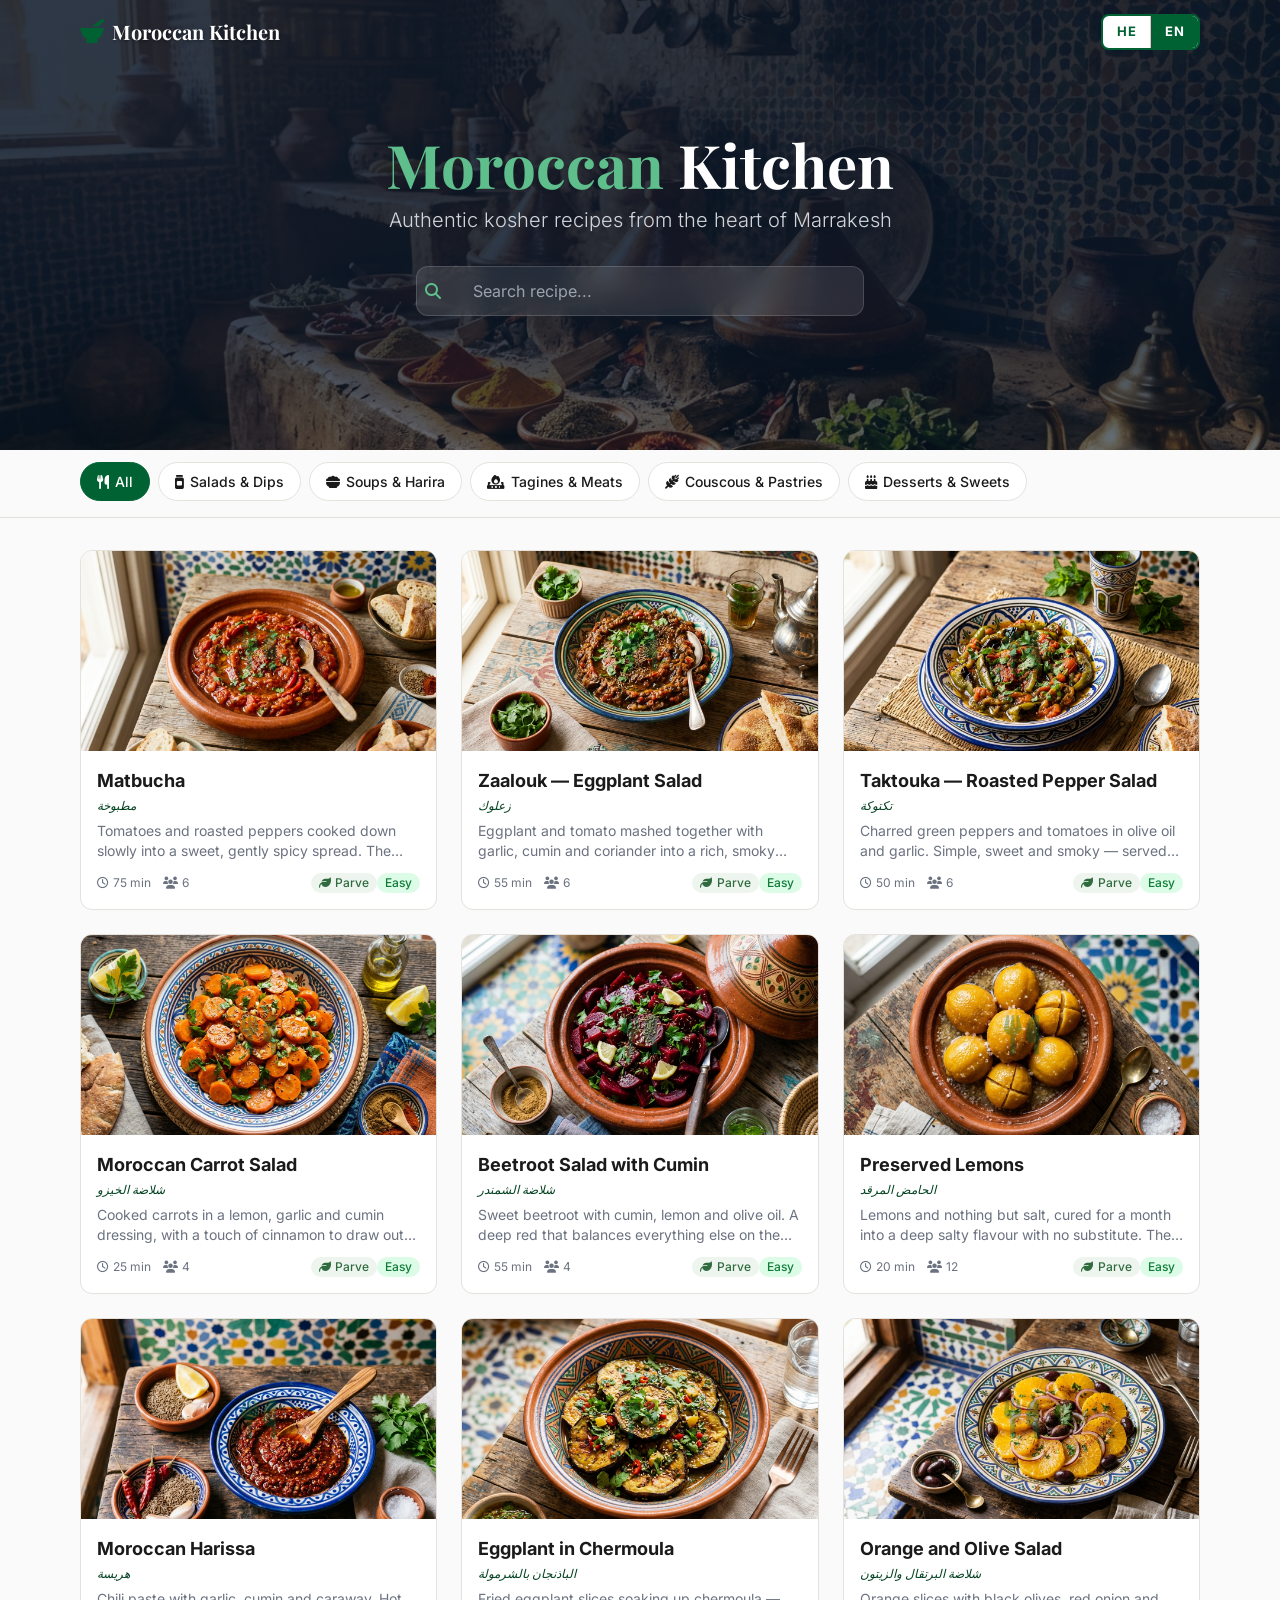
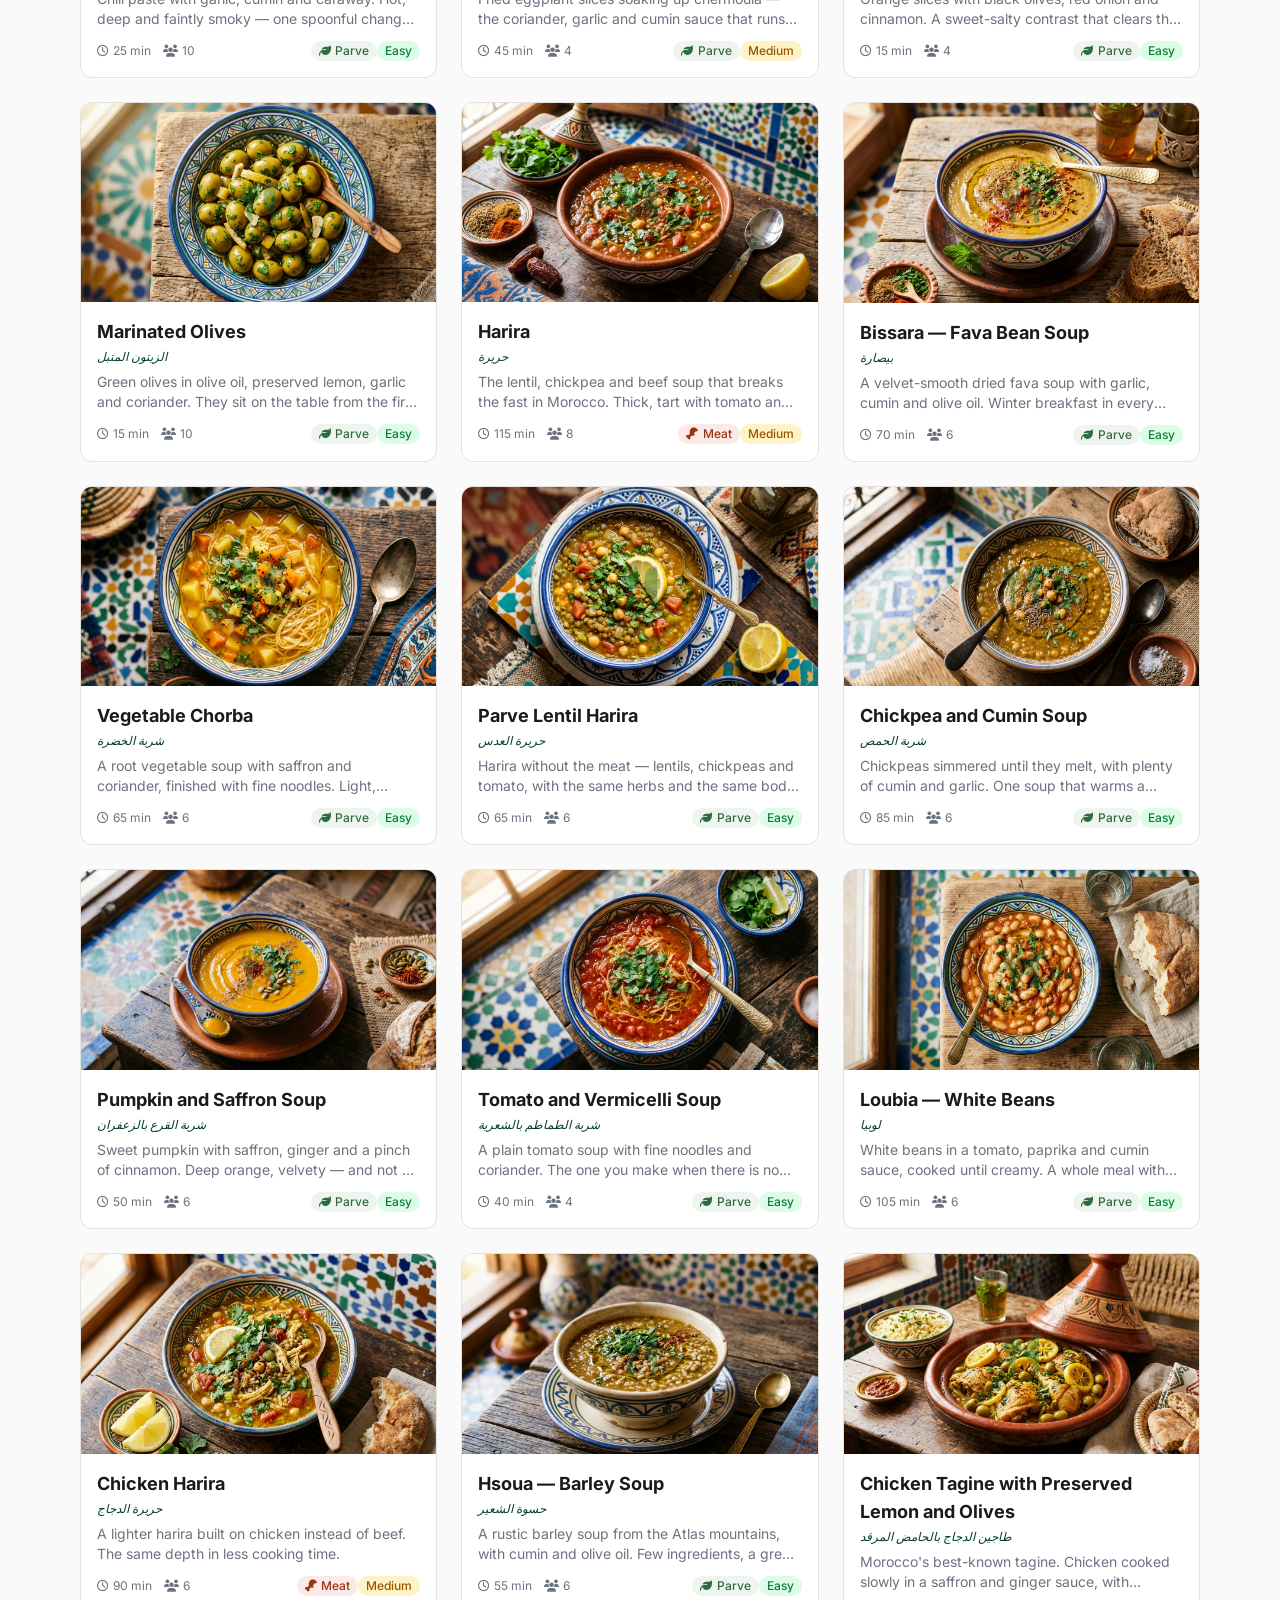
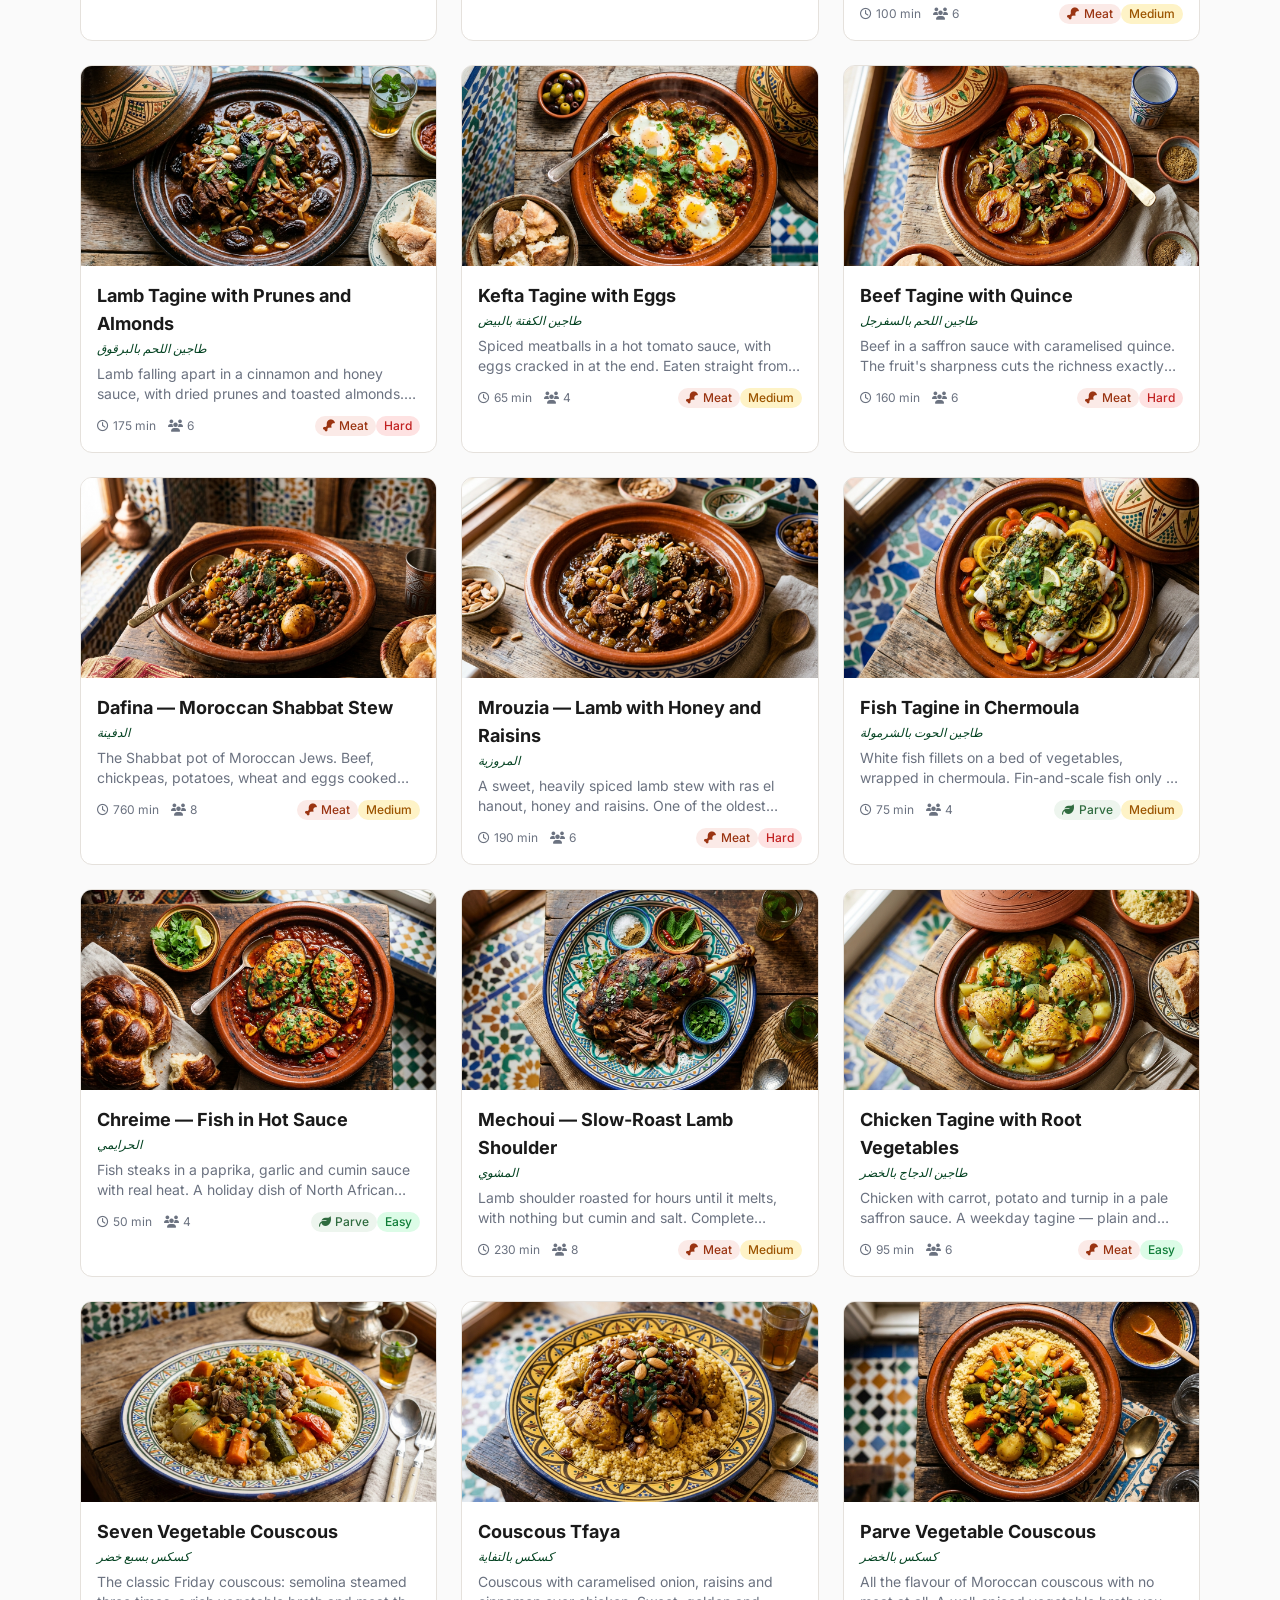
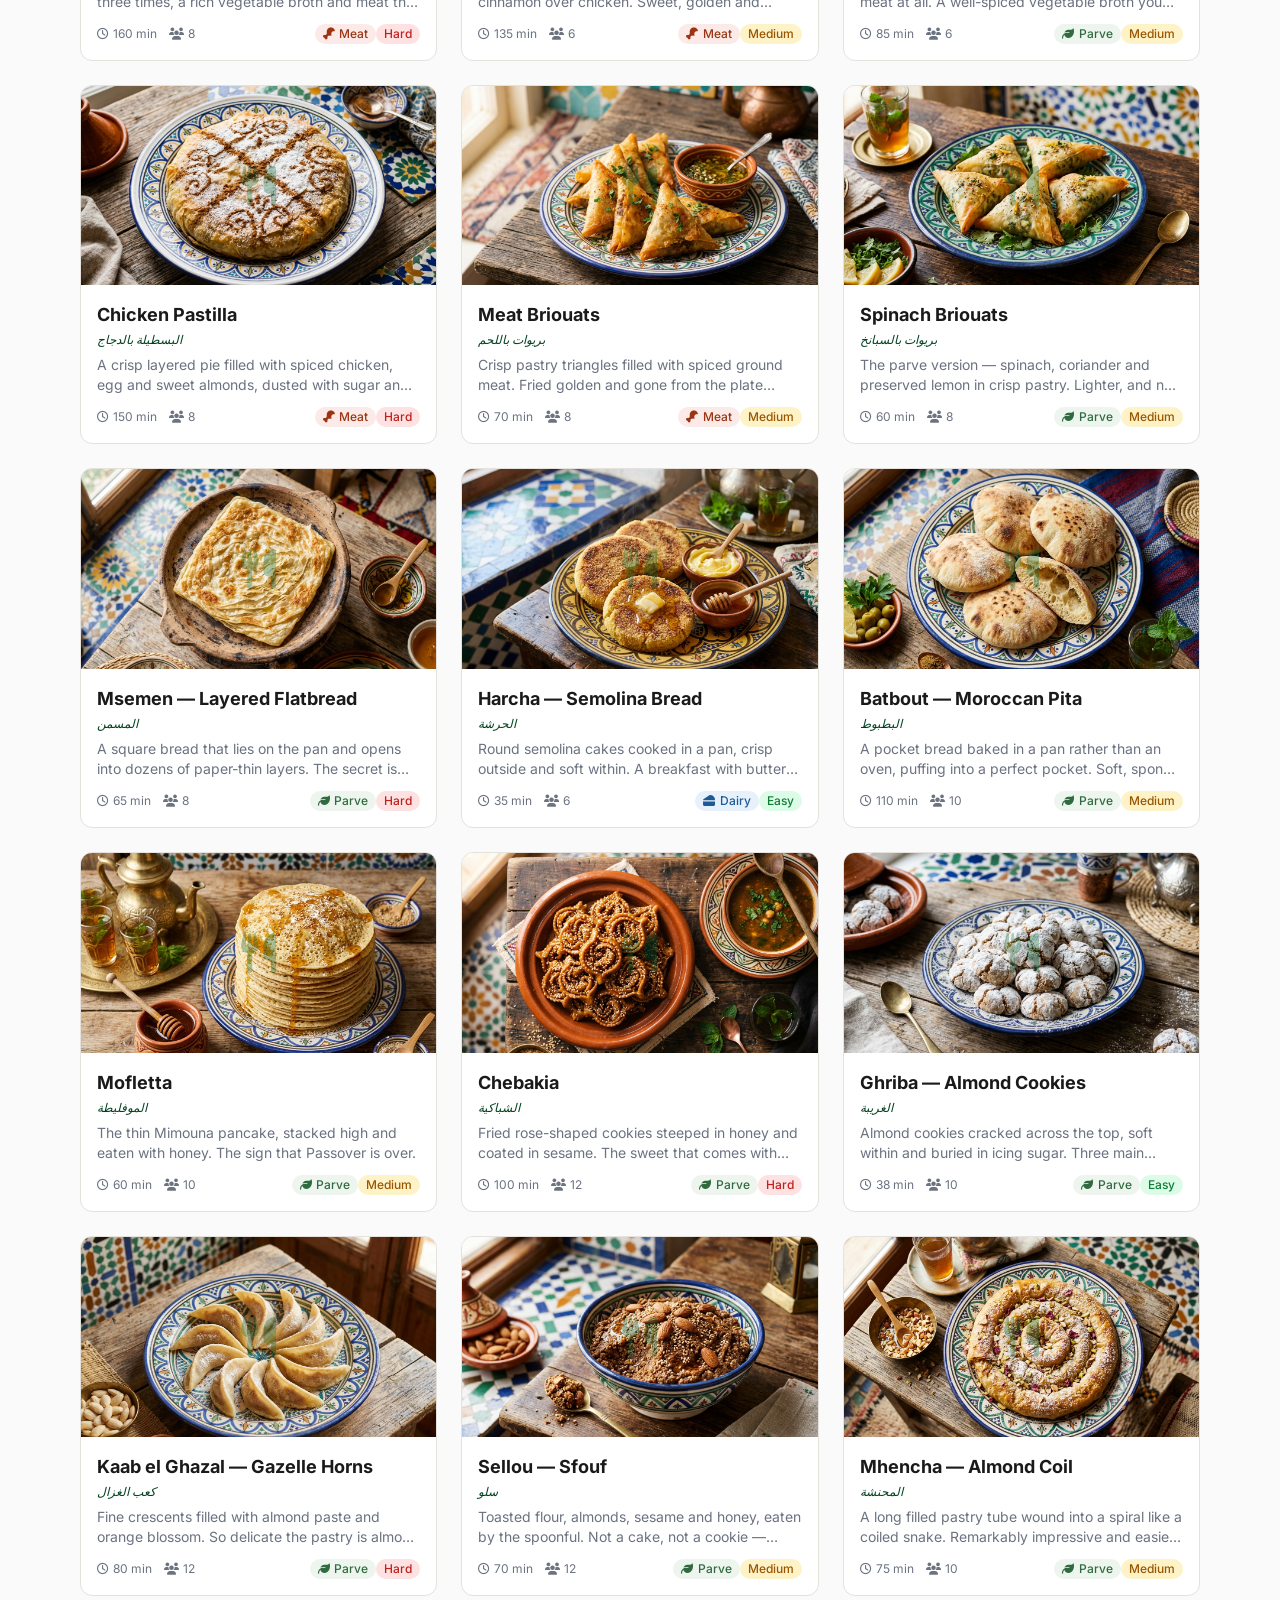
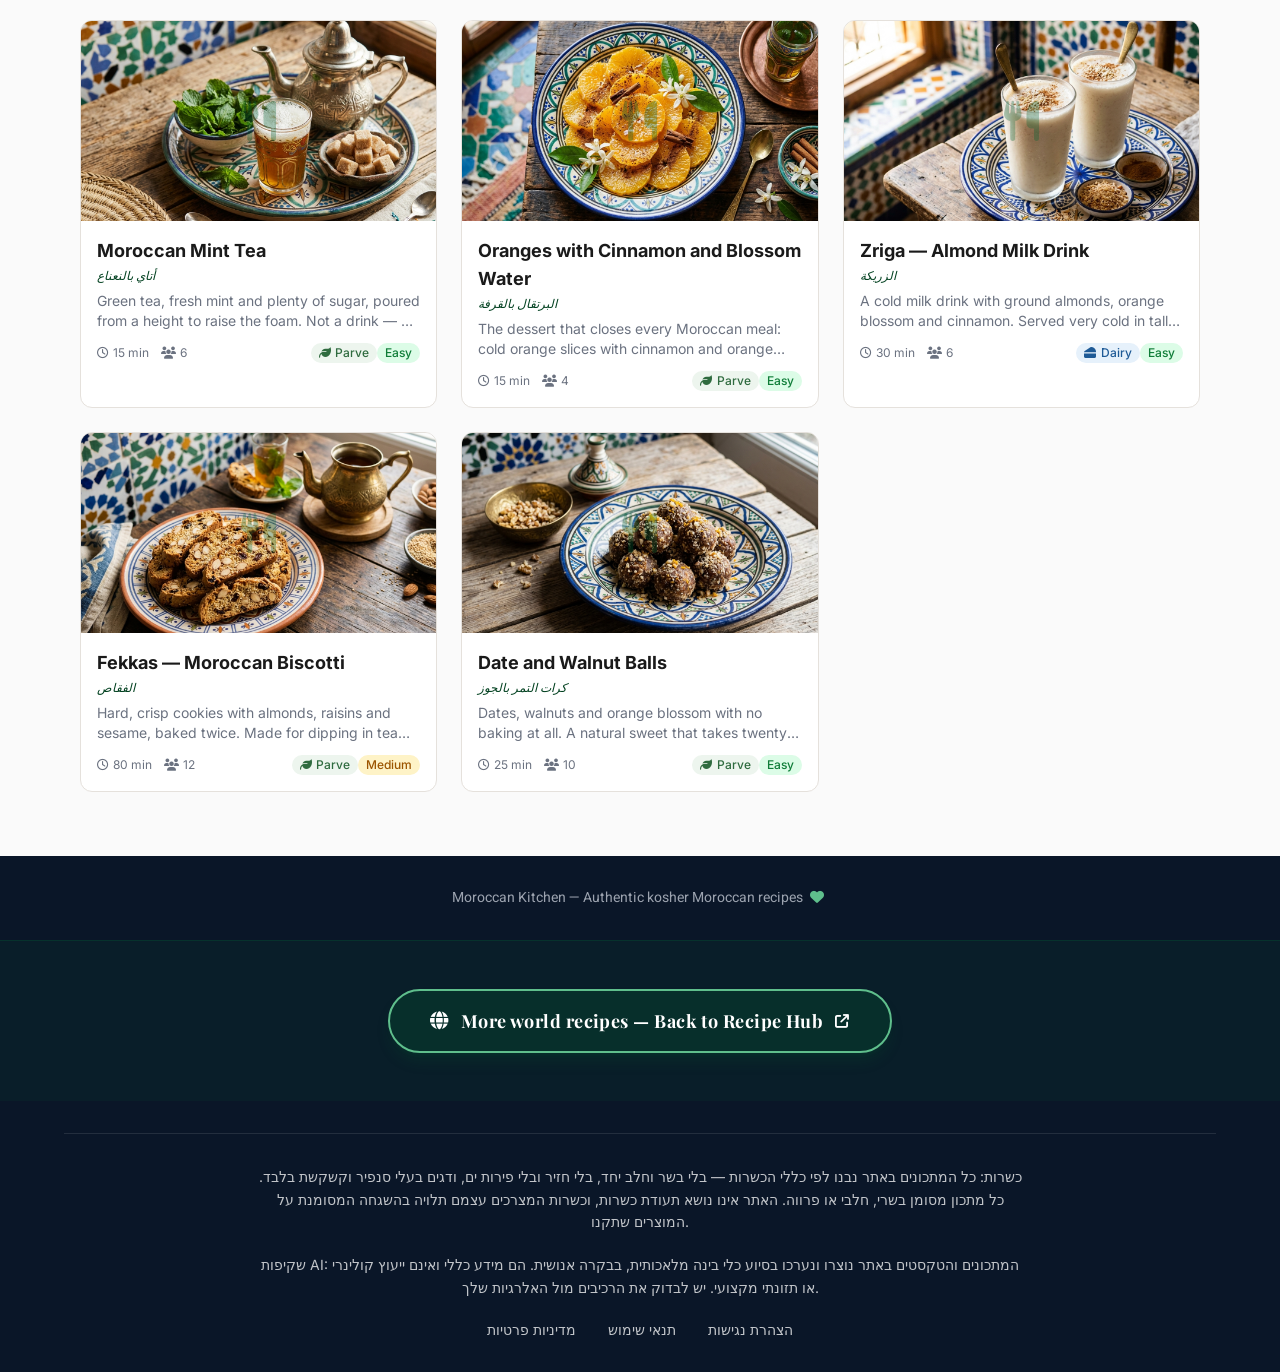
<file: index.html>
<!DOCTYPE html>
<html lang="he" dir="rtl">
<head>
    <meta charset="UTF-8">
    <meta name="viewport" content="width=device-width, initial-scale=1.0">
    <meta name="description" content="המטבח המרוקאי — מתכונים מרוקאיים כשרים, בעברית.">
    <meta property="og:title" content="המטבח המרוקאי">
    <meta property="og:description" content="מתכונים כשרים אותנטיים מהלב של מרקש">
    <meta property="og:type" content="website">
    <!-- Security policy declared before any resource so it governs them all.
         style-src allows 'unsafe-inline' for Tailwind-generated styles only.
         frame-ancestors / X-Content-Type-Options need real headers, which
         GitHub Pages cannot set - see governance/risk-register.md -->
    <meta http-equiv="Content-Security-Policy" content="default-src 'self'; script-src 'self'; style-src 'self' 'unsafe-inline'; img-src 'self' data:; font-src 'self'; connect-src 'self'; base-uri 'self'; form-action 'self'">
    <meta name="referrer" content="strict-origin-when-cross-origin">

    <!-- Self-hosted assets: zero third-party requests. See governance/data-map.md -->
    <link rel="stylesheet" href="assets/css/tailwind.css">
    <link rel="stylesheet" href="assets/fonts/fonts.css">
    <link rel="stylesheet" href="assets/vendor/fontawesome/fontawesome.min.css">
    <title>המטבח המרוקאי — מתכונים כשרים</title>
    <link rel="icon" href="data:image/svg+xml,<svg xmlns='http://www.w3.org/2000/svg' viewBox='0 0 100 100'><text y='.9em' font-size='90'>🫒</text></svg>">

    <!-- Custom Styles -->
    <link rel="stylesheet" href="css/style.css">
</head>
<body class="bg-ma-cream font-heebo text-ma-charcoal min-h-screen">

    <a href="#main" class="skip-link" data-en="Skip to main content" data-he="דלג לתוכן העיקרי">דלג לתוכן העיקרי</a>

    <!-- Header -->
    <header id="app-header" class="fixed top-0 right-0 left-0 z-50 transition-all duration-200">
        <div class="max-w-6xl mx-auto px-4 h-16 md:h-18 flex items-center justify-between">
            <a href="#/" id="header-logo" class="flex items-center gap-2">
                <span class="text-ma-primary text-2xl"><i class="fas fa-mortar-pestle"></i></span>
                <span class="font-playfair font-bold text-lg md:text-xl text-ma-charcoal">המטבח המרוקאי</span>
            </a>
            <div class="flex items-center gap-3">
                <!-- Language Switcher -->
                <div class="language-switcher">
                    <button class="lang-btn active" data-lang="he">HE</button>
                    <button class="lang-btn" data-lang="en">EN</button>
                </div>
                <!-- Back Button -->
                <button id="back-btn" class="hidden items-center gap-2 text-ma-charcoal hover:text-ma-primary transition-colors text-sm font-medium">
                    <span>חזרה למתכונים</span>
                    <i class="fas fa-arrow-left"></i>
                </button>
            </div>
        </div>
    </header>

    <!-- Main Content -->
    <main id="main">
        <!-- Home View -->
        <div id="home-view">
            <!-- Hero Section -->
            <section id="hero" class="home-hero relative flex items-center justify-center text-center overflow-hidden">
                <div class="relative z-10 px-4 w-full max-w-2xl mx-auto">
                    <h1 class="font-playfair text-4xl md:text-5xl lg:text-6xl font-bold text-white mb-3">
                        המטבח <span class="text-ma-primary-light">המרוקאי</span>
                    </h1>
                    <p class="text-gray-300 text-lg md:text-xl mb-8 font-light">
                        מתכונים כשרים אותנטיים מהלב של מרקש
                    </p>
                    <!-- Search Bar -->
                    <div class="relative max-w-md mx-auto">
                        <div class="glass-search flex items-center rounded-xl overflow-hidden">
                            <span class="pr-4 pl-2 text-ma-primary-light"><i class="fas fa-search"></i></span>
                            <input
                                id="search-input"
                                type="text"
                                placeholder="חיפוש מתכון..."
                                class="w-full py-3 pl-4 bg-transparent text-white placeholder-gray-400 outline-none text-base"
                            >
                            <button id="search-clear" class="hidden pl-4 pr-2 text-gray-400 hover:text-white transition-colors">
                                <i class="fas fa-times"></i>
                            </button>
                        </div>
                    </div>
                </div>
            </section>

            <!-- Category Filters -->
            <section class="sticky top-16 md:top-18 z-40 bg-ma-cream/95 backdrop-blur-sm border-b border-ma-border">
                <div class="max-w-6xl mx-auto px-4 py-3">
                    <div id="category-filters" class="flex gap-2 overflow-x-auto pb-1 scrollbar-hide"></div>
                    <div id="result-count" class="text-ma-text-secondary text-sm mt-2 hidden"></div>
                </div>
            </section>

            <!-- Recipe Grid -->
            <section class="max-w-6xl mx-auto px-4 py-8">
                <!-- Screen-reader-only: the cards below use h3, so the hierarchy
                     needs an h2 here. Hidden visually; the design is unchanged. -->
                <h2 class="sr-only-heading" data-en="Recipes" data-he="מתכונים">מתכונים</h2>
                <div id="recipe-grid" class="grid gap-6" style="grid-template-columns: repeat(auto-fill, minmax(300px, 1fr));"></div>

                <!-- Empty State -->
                <div id="empty-state" class="hidden text-center py-16">
                    <div class="text-6xl mb-4 text-ma-primary opacity-50"><i class="fas fa-search"></i></div>
                    <h3 class="text-xl font-bold text-ma-charcoal mb-2">לא נמצאו מתכונים</h3>
                    <p class="text-ma-text-secondary mb-4">נסו לשנות את מילות החיפוש או לבחור קטגוריה אחרת</p>
                    <button id="clear-filters-btn" class="px-6 py-2 bg-ma-primary text-white rounded-lg hover:bg-ma-primary-dark transition-colors font-medium">
                        נקה חיפוש
                    </button>
                </div>

                <!-- Loading State -->
                <div id="loading-state" class="text-center py-16">
                    <div class="spinner mb-4"></div>
                    <p class="text-ma-text-secondary">טוען מתכונים...</p>
                </div>
            </section>
        </div>

        <!-- Recipe Detail View -->
        <div id="recipe-view" class="hidden"></div>
    </main>

    <!-- Footer -->
    <footer class="bg-ma-navy text-gray-400 py-8 mt-8">
        <div class="max-w-6xl mx-auto px-4 text-center">
            <p class="font-heebo text-sm">
                המטבח המרוקאי — מתכונים מרוקאיים כשרים, בעברית
                <span class="text-ma-primary-light mx-1"><i class="fas fa-heart"></i></span>
            </p>
        </div>

        <!-- Back to Hub -->
        <div class="py-12 bg-ma-primary/10 border-t border-ma-primary/30 mt-8">
            <div class="max-w-6xl mx-auto px-4 text-center">
                <a href="https://robertog62.github.io/recipes-world-hub/" target="_blank" rel="noopener noreferrer"
                   class="inline-flex items-center gap-3 border-2 border-ma-primary-light bg-ma-primary/25 text-white font-playfair font-bold text-base md:text-lg px-10 py-4 rounded-full hover:bg-ma-primary-light hover:text-ma-navy transition-all duration-300 tracking-wide shadow-lg shadow-ma-primary/20">
                    <i class="fa-solid fa-globe text-lg"></i>
                    <span>לעוד מתכוני עולם — חזרה לרכזת המתכונים</span>
                    <i class="fa-solid fa-arrow-up-right-from-square text-sm"></i>
                </a>
            </div>
        </div>

        <div class="max-w-6xl mx-auto px-4 text-center mt-8 pt-8 border-t border-white/10">
            <p class="text-sm leading-relaxed max-w-3xl mx-auto mb-5 text-white/75"
               data-en="Kosher: every recipe on this site is built to kosher rules — no meat and dairy together, no pork, no shellfish, and only fish with fins and scales. Each recipe is marked Meat, Dairy or Parve. This site carries no rabbinical certification, and the kashrut of the ingredients themselves depends on the supervision marked on the products you buy."
               data-he="כשרות: כל המתכונים באתר נבנו לפי כללי הכשרות — בלי בשר וחלב יחד, בלי חזיר ובלי פירות ים, ודגים בעלי סנפיר וקשקשת בלבד. כל מתכון מסומן בשרי, חלבי או פרווה. האתר אינו נושא תעודת כשרות, וכשרות המצרכים עצמם תלויה בהשגחה המסומנת על המוצרים שתקנו.">כשרות: כל המתכונים באתר נבנו לפי כללי הכשרות — בלי בשר וחלב יחד, בלי חזיר ובלי פירות ים, ודגים בעלי סנפיר וקשקשת בלבד. כל מתכון מסומן בשרי, חלבי או פרווה. האתר אינו נושא תעודת כשרות, וכשרות המצרכים עצמם תלויה בהשגחה המסומנת על המוצרים שתקנו.</p>
            <p class="text-sm leading-relaxed max-w-3xl mx-auto mb-5 text-white/75"
               data-en="AI transparency: the recipes and texts on this site were generated and edited with AI tools under human review. They are general guidance, not professional culinary or nutritional advice. Check ingredients against your own allergies."
               data-he="שקיפות AI: המתכונים והטקסטים באתר נוצרו ונערכו בסיוע כלי בינה מלאכותית, בבקרה אנושית. הם מידע כללי ואינם ייעוץ קולינרי או תזונתי מקצועי. יש לבדוק את הרכיבים מול האלרגיות שלך.">שקיפות AI: המתכונים והטקסטים באתר נוצרו ונערכו בסיוע כלי בינה מלאכותית, בבקרה אנושית. הם מידע כללי ואינם ייעוץ קולינרי או תזונתי מקצועי. יש לבדוק את הרכיבים מול האלרגיות שלך.</p>
            <div class="flex flex-wrap justify-center gap-x-8 gap-y-2 text-sm">
                <a href="privacy.html" class="text-white/75 hover:underline" data-en="Privacy Policy" data-he="מדיניות פרטיות">מדיניות פרטיות</a>
                <a href="terms.html" class="text-white/75 hover:underline" data-en="Terms of Use" data-he="תנאי שימוש">תנאי שימוש</a>
                <a href="accessibility.html" class="text-white/75 hover:underline" data-en="Accessibility" data-he="הצהרת נגישות">הצהרת נגישות</a>
            </div>
        </div>
    </footer>

    <!-- Scripts -->
    <!-- i18n must load first -->
    <script src="js/i18n.js"></script>
    <script src="js/data.js"></script>
    <script src="js/ui.js"></script>
    <script src="js/app.js"></script>
</body>
</html>
</file>
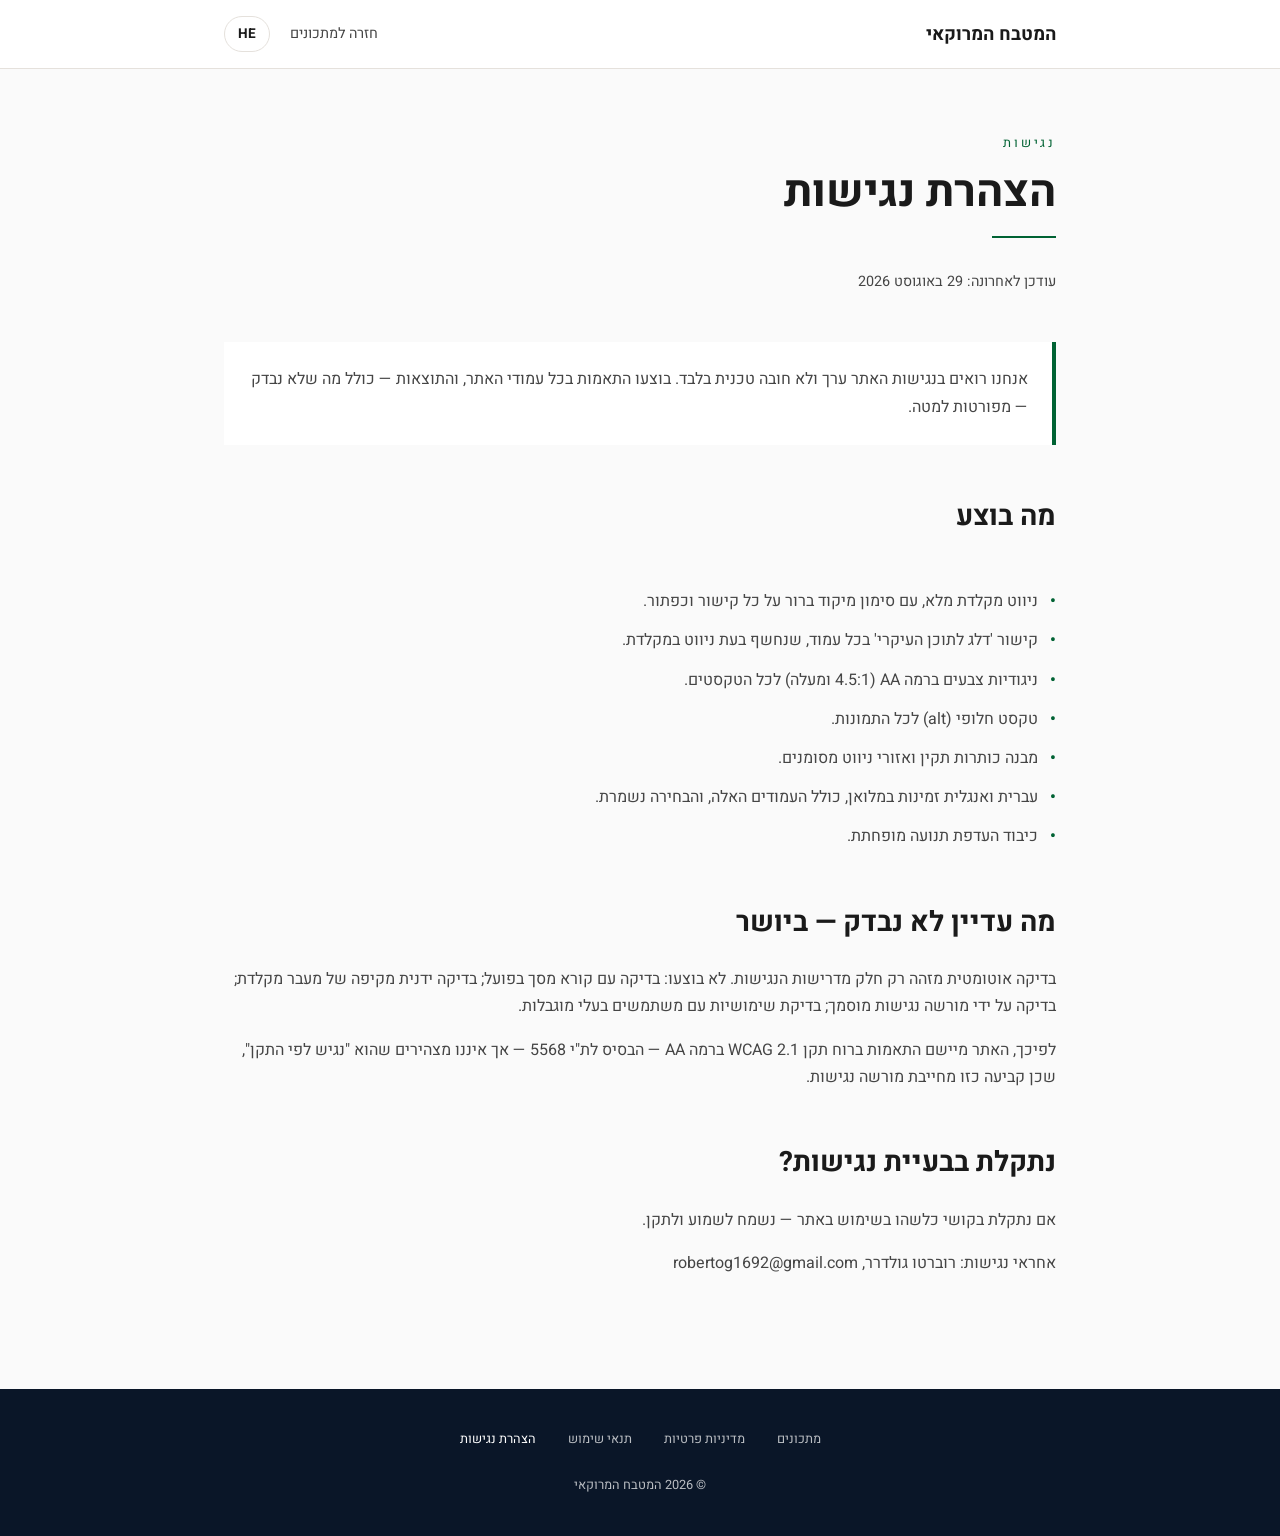
<file: accessibility.html>
<!DOCTYPE html>
<html lang="he" dir="rtl">
<head>
    <meta charset="UTF-8">
    <meta name="viewport" content="width=device-width, initial-scale=1.0">
    <title data-en="Accessibility Statement | Moroccan Kitchen" data-he="הצהרת נגישות | המטבח המרוקאי">הצהרת נגישות | המטבח המרוקאי</title>
    <meta name="description" content="הצהרת הנגישות של האתר — מה בוצע ומה לא נבדק.">
    <meta http-equiv="Content-Security-Policy" content="default-src 'self'; script-src 'self'; style-src 'self'; img-src 'self' data:; font-src 'self'; connect-src 'self'; base-uri 'self'; form-action 'self'">
    <meta name="referrer" content="strict-origin-when-cross-origin">
    <link rel="stylesheet" href="assets/fonts/fonts.css">
    <link rel="stylesheet" href="assets/css/policy.css">
</head>
<body class="p-body">

    <a href="#main" class="skip-link" data-en="Skip to main content" data-he="דלג לתוכן העיקרי">דלג לתוכן העיקרי</a>

    <nav class="p-nav" aria-label="ניווט">
        <div class="p-wrap p-nav-in">
            <a href="index.html" class="p-logo" data-en="Moroccan Kitchen" data-he="המטבח המרוקאי">המטבח המרוקאי</a>
            <div class="p-navlinks">
                <a href="index.html" class="p-back" data-en="Back to recipes" data-he="חזרה למתכונים">חזרה למתכונים</a>
                <button id="langToggle" type="button" class="p-langbtn"><span id="langLabel">HE</span></button>
            </div>
        </div>
    </nav>

    <main id="main">
        <div class="p-wrap">
            <p class="p-eyebrow" data-en="Accessibility" data-he="נגישות">נגישות</p>
            <h1 data-en="Accessibility Statement" data-he="הצהרת נגישות">הצהרת נגישות</h1>
            <div class="p-rule"></div>
            <p class="p-updated" data-en="Last updated: 29 August 2026" data-he="עודכן לאחרונה: 29 באוגוסט 2026">עודכן לאחרונה: 29 באוגוסט 2026</p>

        <div class="p-callout"><p data-en="Accessibility here is treated as something worth doing, not a box to tick. Adjustments were made across the site, and the results - including what was not tested - are set out below." data-he="אנחנו רואים בנגישות האתר ערך ולא חובה טכנית בלבד. בוצעו התאמות בכל עמודי האתר, והתוצאות — כולל מה שלא נבדק — מפורטות למטה.">Accessibility here is treated as something worth doing, not a box to tick. Adjustments were made across the site, and the results - including what was not tested - are set out below.</p></div>
        <section>
            <h2 data-en="What was done" data-he="מה בוצע">What was done</h2>
        </section>
        <ul class="p-list">
            <li><span data-en="Full keyboard navigation, with a clear focus indicator on every link and button." data-he="ניווט מקלדת מלא, עם סימון מיקוד ברור על כל קישור וכפתור.">Full keyboard navigation, with a clear focus indicator on every link and button.</span></li>
            <li><span data-en="A 'skip to main content' link on every page, revealed on keyboard focus." data-he="קישור 'דלג לתוכן העיקרי' בכל עמוד, שנחשף בעת ניווט במקלדת.">A 'skip to main content' link on every page, revealed on keyboard focus.</span></li>
            <li><span data-en="Colour contrast at AA level (4.5:1 or better) for all text." data-he="ניגודיות צבעים ברמה AA (4.5:1 ומעלה) לכל הטקסטים.">Colour contrast at AA level (4.5:1 or better) for all text.</span></li>
            <li><span data-en="Alt text on every image." data-he="טקסט חלופי (alt) לכל התמונות.">Alt text on every image.</span></li>
            <li><span data-en="Correct heading hierarchy and landmark regions." data-he="מבנה כותרות תקין ואזורי ניווט מסומנים.">Correct heading hierarchy and landmark regions.</span></li>
            <li><span data-en="Hebrew and English are both fully available, including these pages, and the choice is remembered." data-he="עברית ואנגלית זמינות במלואן, כולל העמודים האלה, והבחירה נשמרת.">Hebrew and English are both fully available, including these pages, and the choice is remembered.</span></li>
            <li><span data-en="Reduced-motion preference is honoured." data-he="כיבוד העדפת תנועה מופחתת.">Reduced-motion preference is honoured.</span></li>
        </ul>
        <section>
            <h2 data-en="What has not been tested - stated honestly" data-he="מה עדיין לא נבדק — ביושר">What has not been tested - stated honestly</h2>
            <p data-en="Automated testing covers only part of the accessibility requirements. Not done: testing with an actual screen reader; a full manual keyboard walkthrough; review by a certified accessibility professional; usability testing with disabled users." data-he="בדיקה אוטומטית מזהה רק חלק מדרישות הנגישות. לא בוצעו: בדיקה עם קורא מסך בפועל; בדיקה ידנית מקיפה של מעבר מקלדת; בדיקה על ידי מורשה נגישות מוסמך; בדיקת שימושיות עם משתמשים בעלי מוגבלות.">Automated testing covers only part of the accessibility requirements. Not done: testing with an actual screen reader; a full manual keyboard walkthrough; review by a certified accessibility professional; usability testing with disabled users.</p>
            <p data-en="Accordingly, the site applies adjustments in the spirit of WCAG 2.1 level AA - the basis for Israeli standard 5568 - but we do not state that it 'conforms to the standard', because that requires a certified accessibility professional." data-he="לפיכך, האתר מיישם התאמות ברוח תקן WCAG 2.1 ברמה AA — הבסיס לת&quot;י 5568 — אך איננו מצהירים שהוא &quot;נגיש לפי התקן&quot;, שכן קביעה כזו מחייבת מורשה נגישות.">Accordingly, the site applies adjustments in the spirit of WCAG 2.1 level AA - the basis for Israeli standard 5568 - but we do not state that it 'conforms to the standard', because that requires a certified accessibility professional.</p>
        </section>
        <section>
            <h2 data-en="Found a problem?" data-he="נתקלת בבעיית נגישות?">Found a problem?</h2>
            <p data-en="If anything here was hard to use, we would like to hear about it and fix it." data-he="אם נתקלת בקושי כלשהו בשימוש באתר — נשמח לשמוע ולתקן.">If anything here was hard to use, we would like to hear about it and fix it.</p>
            <p data-en="Accessibility contact: Roberto Goldreer, robertog1692@gmail.com" data-he="אחראי נגישות: רוברטו גולדרר, robertog1692@gmail.com">Accessibility contact: Roberto Goldreer, robertog1692@gmail.com</p>
        </section>

        </div>
    </main>

    <footer class="p-footer">
        <div class="p-wrap">
            <div class="p-footer-links">
                <a href="index.html" data-en="Recipes" data-he="מתכונים">מתכונים</a>
                <a href="privacy.html" data-en="Privacy Policy" data-he="מדיניות פרטיות">מדיניות פרטיות</a>
                <a href="terms.html" data-en="Terms of Use" data-he="תנאי שימוש">תנאי שימוש</a>
                <a href="accessibility.html" aria-current="page" data-en="Accessibility" data-he="הצהרת נגישות">הצהרת נגישות</a>
            </div>
            <p class="p-copy">&copy; 2026 המטבח המרוקאי</p>
        </div>
    </footer>

    <script src="assets/js/policy.js"></script>
</body>
</html>
</file>
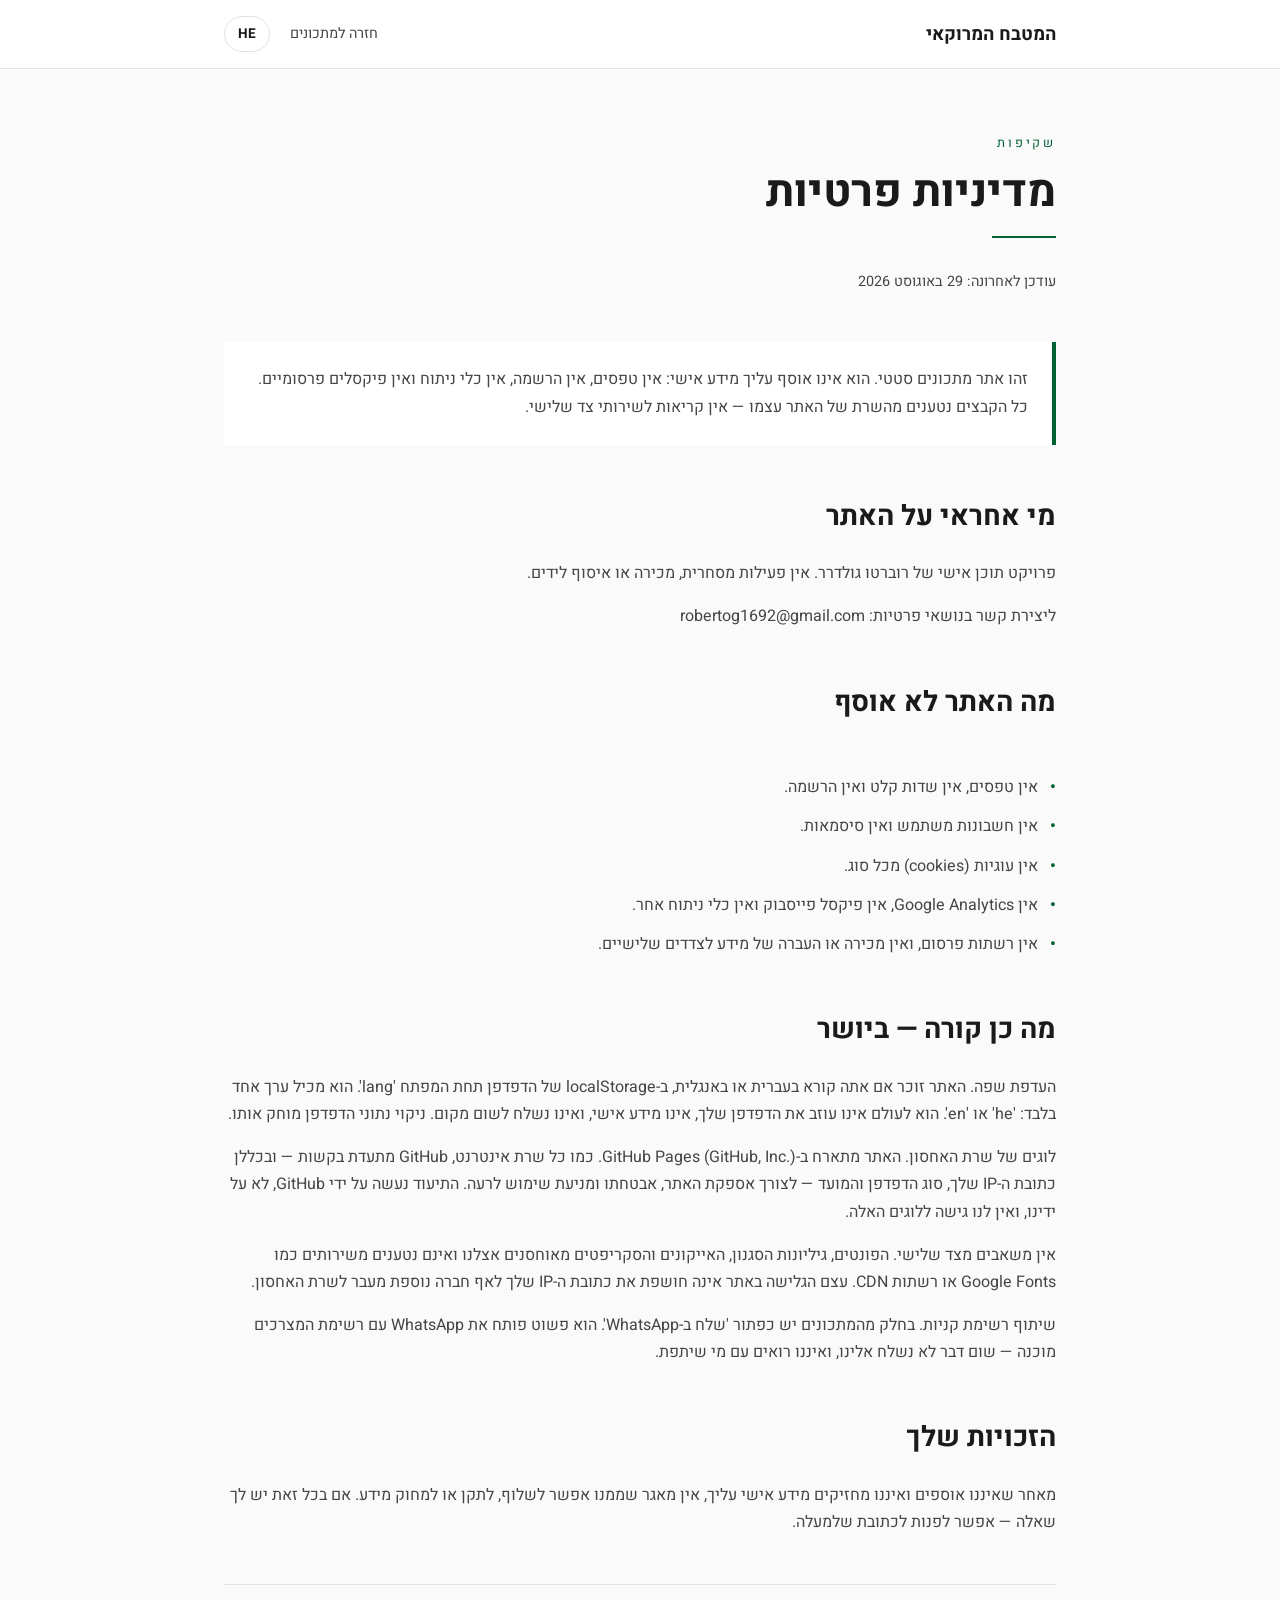
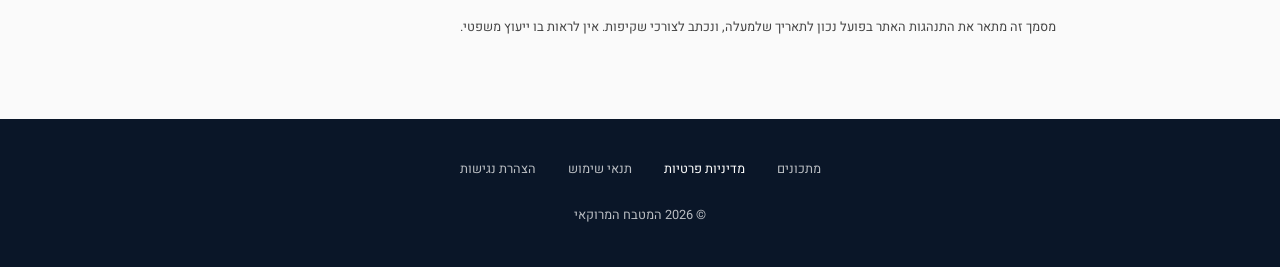
<file: privacy.html>
<!DOCTYPE html>
<html lang="he" dir="rtl">
<head>
    <meta charset="UTF-8">
    <meta name="viewport" content="width=device-width, initial-scale=1.0">
    <title data-en="Privacy Policy | Moroccan Kitchen" data-he="מדיניות פרטיות | המטבח המרוקאי">מדיניות פרטיות | המטבח המרוקאי</title>
    <meta name="description" content="מדיניות הפרטיות של האתר — מה נאסף ומה לא.">
    <meta http-equiv="Content-Security-Policy" content="default-src 'self'; script-src 'self'; style-src 'self'; img-src 'self' data:; font-src 'self'; connect-src 'self'; base-uri 'self'; form-action 'self'">
    <meta name="referrer" content="strict-origin-when-cross-origin">
    <link rel="stylesheet" href="assets/fonts/fonts.css">
    <link rel="stylesheet" href="assets/css/policy.css">
</head>
<body class="p-body">

    <a href="#main" class="skip-link" data-en="Skip to main content" data-he="דלג לתוכן העיקרי">דלג לתוכן העיקרי</a>

    <nav class="p-nav" aria-label="ניווט">
        <div class="p-wrap p-nav-in">
            <a href="index.html" class="p-logo" data-en="Moroccan Kitchen" data-he="המטבח המרוקאי">המטבח המרוקאי</a>
            <div class="p-navlinks">
                <a href="index.html" class="p-back" data-en="Back to recipes" data-he="חזרה למתכונים">חזרה למתכונים</a>
                <button id="langToggle" type="button" class="p-langbtn"><span id="langLabel">HE</span></button>
            </div>
        </div>
    </nav>

    <main id="main">
        <div class="p-wrap">
            <p class="p-eyebrow" data-en="Transparency" data-he="שקיפות">שקיפות</p>
            <h1 data-en="Privacy Policy" data-he="מדיניות פרטיות">מדיניות פרטיות</h1>
            <div class="p-rule"></div>
            <p class="p-updated" data-en="Last updated: 29 August 2026" data-he="עודכן לאחרונה: 29 באוגוסט 2026">עודכן לאחרונה: 29 באוגוסט 2026</p>

        <div class="p-callout"><p data-en="This is a static recipe site. It does not collect personal information about you: no forms, no sign-up, no analytics, no advertising pixels. Every file loads from this site's own server - there are no third-party requests." data-he="זהו אתר מתכונים סטטי. הוא אינו אוסף עליך מידע אישי: אין טפסים, אין הרשמה, אין כלי ניתוח ואין פיקסלים פרסומיים. כל הקבצים נטענים מהשרת של האתר עצמו — אין קריאות לשירותי צד שלישי.">This is a static recipe site. It does not collect personal information about you: no forms, no sign-up, no analytics, no advertising pixels. Every file loads from this site's own server - there are no third-party requests.</p></div>
        <section>
            <h2 data-en="Who runs this site" data-he="מי אחראי על האתר">Who runs this site</h2>
            <p data-en="A personal content project by Roberto Goldreer. No commerce, no sales, no lead collection." data-he="פרויקט תוכן אישי של רוברטו גולדרר. אין פעילות מסחרית, מכירה או איסוף לידים.">A personal content project by Roberto Goldreer. No commerce, no sales, no lead collection.</p>
            <p data-en="Privacy contact: robertog1692@gmail.com" data-he="ליצירת קשר בנושאי פרטיות: robertog1692@gmail.com">Privacy contact: robertog1692@gmail.com</p>
        </section>
        <section>
            <h2 data-en="What this site does not collect" data-he="מה האתר לא אוסף">What this site does not collect</h2>
        </section>
        <ul class="p-list">
            <li><span data-en="No forms, no input fields and no registration." data-he="אין טפסים, אין שדות קלט ואין הרשמה.">No forms, no input fields and no registration.</span></li>
            <li><span data-en="No user accounts and no passwords." data-he="אין חשבונות משתמש ואין סיסמאות.">No user accounts and no passwords.</span></li>
            <li><span data-en="No cookies of any kind." data-he="אין עוגיות (cookies) מכל סוג.">No cookies of any kind.</span></li>
            <li><span data-en="No Google Analytics, no Facebook pixel, no other analytics tool." data-he="אין Google Analytics, אין פיקסל פייסבוק ואין כלי ניתוח אחר.">No Google Analytics, no Facebook pixel, no other analytics tool.</span></li>
            <li><span data-en="No advertising networks, and no sale or sharing of data with third parties." data-he="אין רשתות פרסום, ואין מכירה או העברה של מידע לצדדים שלישיים.">No advertising networks, and no sale or sharing of data with third parties.</span></li>
        </ul>
        <section>
            <h2 data-en="What does happen - stated plainly" data-he="מה כן קורה — ביושר">What does happen - stated plainly</h2>
            <p data-en="Language preference. The site remembers whether you are reading in Hebrew or English, in your browser's localStorage under the key 'lang'. It holds one value: 'he' or 'en'. It never leaves your browser, it is not personal information, and it is not sent anywhere. Clearing your browser data removes it." data-he="העדפת שפה. האתר זוכר אם אתה קורא בעברית או באנגלית, ב-localStorage של הדפדפן תחת המפתח 'lang'. הוא מכיל ערך אחד בלבד: 'he' או 'en'. הוא לעולם אינו עוזב את הדפדפן שלך, אינו מידע אישי, ואינו נשלח לשום מקום. ניקוי נתוני הדפדפן מוחק אותו.">Language preference. The site remembers whether you are reading in Hebrew or English, in your browser's localStorage under the key 'lang'. It holds one value: 'he' or 'en'. It never leaves your browser, it is not personal information, and it is not sent anywhere. Clearing your browser data removes it.</p>
            <p data-en="Hosting logs. The site is hosted on GitHub Pages (GitHub, Inc.). Like any web server, GitHub records requests - including your IP address, browser type and time - to serve the site, secure it and prevent abuse. That logging is done by GitHub, not by us, and we have no access to those logs." data-he="לוגים של שרת האחסון. האתר מתארח ב-GitHub Pages (GitHub, Inc.). כמו כל שרת אינטרנט, GitHub מתעדת בקשות — ובכללן כתובת ה-IP שלך, סוג הדפדפן והמועד — לצורך אספקת האתר, אבטחתו ומניעת שימוש לרעה. התיעוד נעשה על ידי GitHub, לא על ידינו, ואין לנו גישה ללוגים האלה.">Hosting logs. The site is hosted on GitHub Pages (GitHub, Inc.). Like any web server, GitHub records requests - including your IP address, browser type and time - to serve the site, secure it and prevent abuse. That logging is done by GitHub, not by us, and we have no access to those logs.</p>
            <p data-en="No third-party resources. Fonts, stylesheets, icons and scripts are all stored here and are not loaded from services such as Google Fonts or a CDN. Simply browsing this site does not expose your IP address to any company beyond the host." data-he="אין משאבים מצד שלישי. הפונטים, גיליונות הסגנון, האייקונים והסקריפטים מאוחסנים אצלנו ואינם נטענים משירותים כמו Google Fonts או רשתות CDN. עצם הגלישה באתר אינה חושפת את כתובת ה-IP שלך לאף חברה נוספת מעבר לשרת האחסון.">No third-party resources. Fonts, stylesheets, icons and scripts are all stored here and are not loaded from services such as Google Fonts or a CDN. Simply browsing this site does not expose your IP address to any company beyond the host.</p>
            <p data-en="Sharing a shopping list. Some recipes offer a 'send by WhatsApp' button. It simply opens WhatsApp with the ingredient list ready - nothing is sent to us, and we do not see who you shared it with." data-he="שיתוף רשימת קניות. בחלק מהמתכונים יש כפתור 'שלח ב-WhatsApp'. הוא פשוט פותח את WhatsApp עם רשימת המצרכים מוכנה — שום דבר לא נשלח אלינו, ואיננו רואים עם מי שיתפת.">Sharing a shopping list. Some recipes offer a 'send by WhatsApp' button. It simply opens WhatsApp with the ingredient list ready - nothing is sent to us, and we do not see who you shared it with.</p>
        </section>
        <section>
            <h2 data-en="Your rights" data-he="הזכויות שלך">Your rights</h2>
            <p data-en="Because we do not collect or hold personal data about you, there is no record to retrieve, correct or delete. If you still have a question, write to the address above." data-he="מאחר שאיננו אוספים ואיננו מחזיקים מידע אישי עליך, אין מאגר שממנו אפשר לשלוף, לתקן או למחוק מידע. אם בכל זאת יש לך שאלה — אפשר לפנות לכתובת שלמעלה.">Because we do not collect or hold personal data about you, there is no record to retrieve, correct or delete. If you still have a question, write to the address above.</p>
        </section>
        <div class="p-note"><p data-en="This document describes how the site actually behaves as of the date above, and is written for transparency. It is not legal advice." data-he="מסמך זה מתאר את התנהגות האתר בפועל נכון לתאריך שלמעלה, ונכתב לצורכי שקיפות. אין לראות בו ייעוץ משפטי.">This document describes how the site actually behaves as of the date above, and is written for transparency. It is not legal advice.</p></div>

        </div>
    </main>

    <footer class="p-footer">
        <div class="p-wrap">
            <div class="p-footer-links">
                <a href="index.html" data-en="Recipes" data-he="מתכונים">מתכונים</a>
                <a href="privacy.html" aria-current="page" data-en="Privacy Policy" data-he="מדיניות פרטיות">מדיניות פרטיות</a>
                <a href="terms.html" data-en="Terms of Use" data-he="תנאי שימוש">תנאי שימוש</a>
                <a href="accessibility.html" data-en="Accessibility" data-he="הצהרת נגישות">הצהרת נגישות</a>
            </div>
            <p class="p-copy">&copy; 2026 המטבח המרוקאי</p>
        </div>
    </footer>

    <script src="assets/js/policy.js"></script>
</body>
</html>
</file>
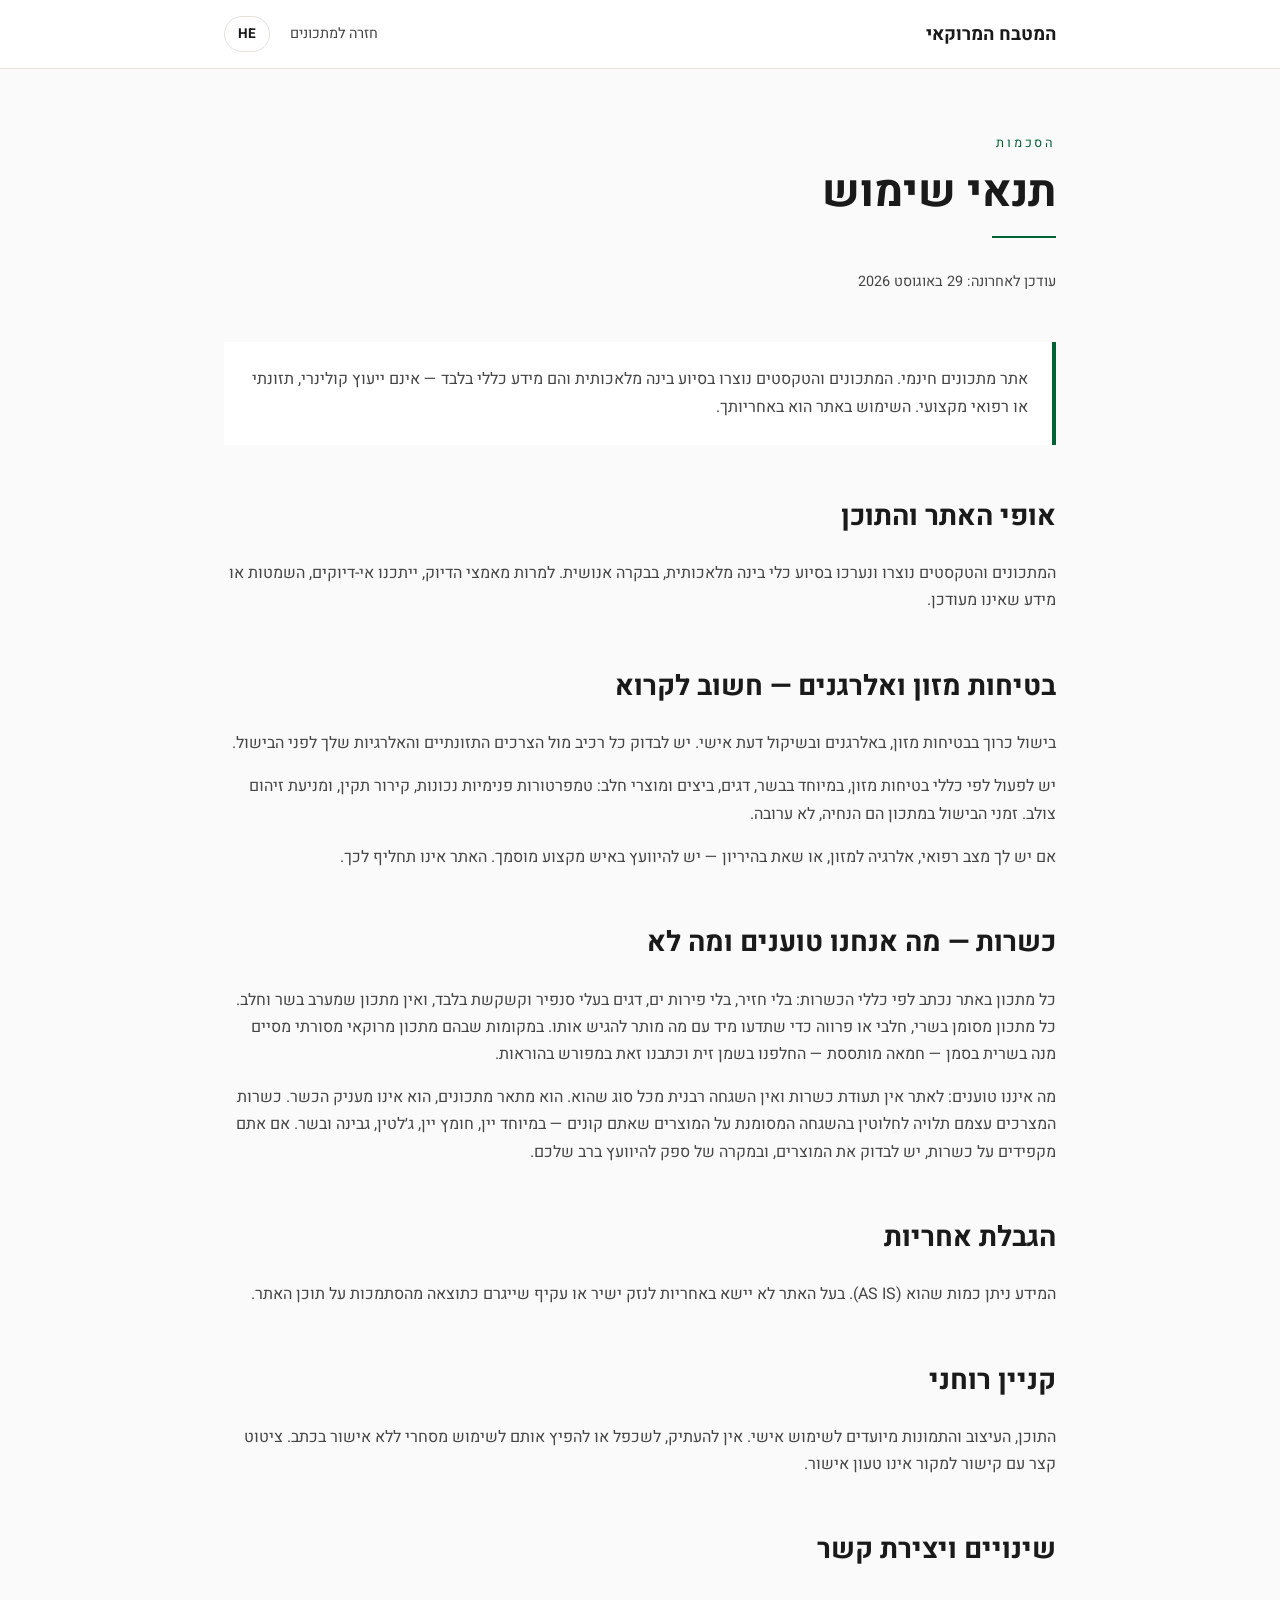
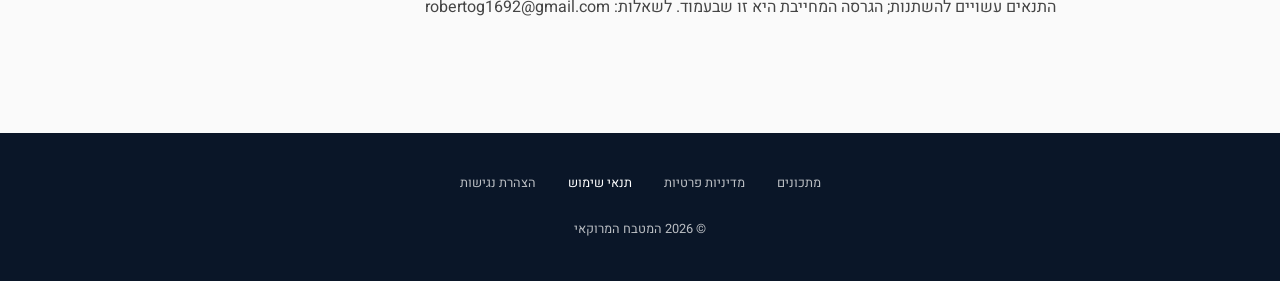
<file: terms.html>
<!DOCTYPE html>
<html lang="he" dir="rtl">
<head>
    <meta charset="UTF-8">
    <meta name="viewport" content="width=device-width, initial-scale=1.0">
    <title data-en="Terms of Use | Moroccan Kitchen" data-he="תנאי שימוש | המטבח המרוקאי">תנאי שימוש | המטבח המרוקאי</title>
    <meta name="description" content="תנאי השימוש באתר, בטיחות מזון והגבלת אחריות.">
    <meta http-equiv="Content-Security-Policy" content="default-src 'self'; script-src 'self'; style-src 'self'; img-src 'self' data:; font-src 'self'; connect-src 'self'; base-uri 'self'; form-action 'self'">
    <meta name="referrer" content="strict-origin-when-cross-origin">
    <link rel="stylesheet" href="assets/fonts/fonts.css">
    <link rel="stylesheet" href="assets/css/policy.css">
</head>
<body class="p-body">

    <a href="#main" class="skip-link" data-en="Skip to main content" data-he="דלג לתוכן העיקרי">דלג לתוכן העיקרי</a>

    <nav class="p-nav" aria-label="ניווט">
        <div class="p-wrap p-nav-in">
            <a href="index.html" class="p-logo" data-en="Moroccan Kitchen" data-he="המטבח המרוקאי">המטבח המרוקאי</a>
            <div class="p-navlinks">
                <a href="index.html" class="p-back" data-en="Back to recipes" data-he="חזרה למתכונים">חזרה למתכונים</a>
                <button id="langToggle" type="button" class="p-langbtn"><span id="langLabel">HE</span></button>
            </div>
        </div>
    </nav>

    <main id="main">
        <div class="p-wrap">
            <p class="p-eyebrow" data-en="Agreements" data-he="הסכמות">הסכמות</p>
            <h1 data-en="Terms of Use" data-he="תנאי שימוש">תנאי שימוש</h1>
            <div class="p-rule"></div>
            <p class="p-updated" data-en="Last updated: 29 August 2026" data-he="עודכן לאחרונה: 29 באוגוסט 2026">עודכן לאחרונה: 29 באוגוסט 2026</p>

        <div class="p-callout"><p data-en="A free recipe site. The recipes and texts were created with AI assistance and are general guidance only - not professional culinary, nutritional or medical advice. Use of the site is at your own responsibility." data-he="אתר מתכונים חינמי. המתכונים והטקסטים נוצרו בסיוע בינה מלאכותית והם מידע כללי בלבד — אינם ייעוץ קולינרי, תזונתי או רפואי מקצועי. השימוש באתר הוא באחריותך.">A free recipe site. The recipes and texts were created with AI assistance and are general guidance only - not professional culinary, nutritional or medical advice. Use of the site is at your own responsibility.</p></div>
        <section>
            <h2 data-en="The nature of the content" data-he="אופי האתר והתוכן">The nature of the content</h2>
            <p data-en="The recipes and texts were generated and edited with AI tools under human review. Despite efforts at accuracy, there may be errors, omissions or outdated information." data-he="המתכונים והטקסטים נוצרו ונערכו בסיוע כלי בינה מלאכותית, בבקרה אנושית. למרות מאמצי הדיוק, ייתכנו אי-דיוקים, השמטות או מידע שאינו מעודכן.">The recipes and texts were generated and edited with AI tools under human review. Despite efforts at accuracy, there may be errors, omissions or outdated information.</p>
        </section>
        <section>
            <h2 data-en="Food safety and allergens - please read" data-he="בטיחות מזון ואלרגנים — חשוב לקרוא">Food safety and allergens - please read</h2>
            <p data-en="Cooking involves food safety, allergens and personal judgement. Check every ingredient against your own dietary needs and allergies before cooking." data-he="בישול כרוך בבטיחות מזון, באלרגנים ובשיקול דעת אישי. יש לבדוק כל רכיב מול הצרכים התזונתיים והאלרגיות שלך לפני הבישול.">Cooking involves food safety, allergens and personal judgement. Check every ingredient against your own dietary needs and allergies before cooking.</p>
            <p data-en="Follow safe food-handling practice, especially with meat, fish, eggs and dairy: correct internal temperatures, proper refrigeration and no cross-contamination. Cooking times in a recipe are a guide, not a guarantee." data-he="יש לפעול לפי כללי בטיחות מזון, במיוחד בבשר, דגים, ביצים ומוצרי חלב: טמפרטורות פנימיות נכונות, קירור תקין, ומניעת זיהום צולב. זמני הבישול במתכון הם הנחיה, לא ערובה.">Follow safe food-handling practice, especially with meat, fish, eggs and dairy: correct internal temperatures, proper refrigeration and no cross-contamination. Cooking times in a recipe are a guide, not a guarantee.</p>
            <p data-en="If you have a medical condition, a food allergy, or you are pregnant, consult a qualified professional. This site is not a substitute for that." data-he="אם יש לך מצב רפואי, אלרגיה למזון, או שאת בהיריון — יש להיוועץ באיש מקצוע מוסמך. האתר אינו תחליף לכך.">If you have a medical condition, a food allergy, or you are pregnant, consult a qualified professional. This site is not a substitute for that.</p>
        </section>
        <section>
            <h2 data-en="Kashrut - what we claim and what we do not" data-he="כשרות — מה אנחנו טוענים ומה לא">Kashrut - what we claim and what we do not</h2>
            <p data-en="Every recipe on this site was written to kosher rules: no pork, no shellfish, only fish with fins and scales, and no recipe mixes meat with dairy. Each recipe is marked Meat, Dairy or Parve so you can see at a glance what it may be served with. Where a traditional Moroccan recipe finishes a meat dish with smen - fermented butter - we substitute olive oil and say so in the instructions." data-he="כל מתכון באתר נכתב לפי כללי הכשרות: בלי חזיר, בלי פירות ים, דגים בעלי סנפיר וקשקשת בלבד, ואין מתכון שמערב בשר וחלב. כל מתכון מסומן בשרי, חלבי או פרווה כדי שתדעו מיד עם מה מותר להגיש אותו. במקומות שבהם מתכון מרוקאי מסורתי מסיים מנה בשרית בסמן — חמאה מותססת — החלפנו בשמן זית וכתבנו זאת במפורש בהוראות.">Every recipe on this site was written to kosher rules: no pork, no shellfish, only fish with fins and scales, and no recipe mixes meat with dairy. Each recipe is marked Meat, Dairy or Parve so you can see at a glance what it may be served with. Where a traditional Moroccan recipe finishes a meat dish with smen - fermented butter - we substitute olive oil and say so in the instructions.</p>
            <p data-en="What we do not claim: this site carries no rabbinical certification and no kashrut supervision of any kind. It describes recipes; it does not grant a hechsher. The kashrut of the ingredients themselves depends entirely on the supervision marked on the products you buy - wine, wine vinegar, gelatin, cheese and meat in particular. If you keep kosher strictly, check the products and, where it matters to you, ask your own rabbinical authority." data-he="מה איננו טוענים: לאתר אין תעודת כשרות ואין השגחה רבנית מכל סוג שהוא. הוא מתאר מתכונים, הוא אינו מעניק הכשר. כשרות המצרכים עצמם תלויה לחלוטין בהשגחה המסומנת על המוצרים שאתם קונים — במיוחד יין, חומץ יין, ג׳לטין, גבינה ובשר. אם אתם מקפידים על כשרות, יש לבדוק את המוצרים, ובמקרה של ספק להיוועץ ברב שלכם.">What we do not claim: this site carries no rabbinical certification and no kashrut supervision of any kind. It describes recipes; it does not grant a hechsher. The kashrut of the ingredients themselves depends entirely on the supervision marked on the products you buy - wine, wine vinegar, gelatin, cheese and meat in particular. If you keep kosher strictly, check the products and, where it matters to you, ask your own rabbinical authority.</p>
        </section>
        <section>
            <h2 data-en="Limitation of liability" data-he="הגבלת אחריות">Limitation of liability</h2>
            <p data-en="The information is provided AS IS. The site owner accepts no liability for direct or indirect damage arising from reliance on the content." data-he="המידע ניתן כמות שהוא (AS IS). בעל האתר לא יישא באחריות לנזק ישיר או עקיף שייגרם כתוצאה מהסתמכות על תוכן האתר.">The information is provided AS IS. The site owner accepts no liability for direct or indirect damage arising from reliance on the content.</p>
        </section>
        <section>
            <h2 data-en="Intellectual property" data-he="קניין רוחני">Intellectual property</h2>
            <p data-en="The content, design and images are intended for personal use. Do not copy, reproduce or distribute them commercially without written permission. A short quotation with a link to the source needs no permission." data-he="התוכן, העיצוב והתמונות מיועדים לשימוש אישי. אין להעתיק, לשכפל או להפיץ אותם לשימוש מסחרי ללא אישור בכתב. ציטוט קצר עם קישור למקור אינו טעון אישור.">The content, design and images are intended for personal use. Do not copy, reproduce or distribute them commercially without written permission. A short quotation with a link to the source needs no permission.</p>
        </section>
        <section>
            <h2 data-en="Changes and contact" data-he="שינויים ויצירת קשר">Changes and contact</h2>
            <p data-en="These terms may change; the binding version is the one on this page. Questions: robertog1692@gmail.com" data-he="התנאים עשויים להשתנות; הגרסה המחייבת היא זו שבעמוד. לשאלות: robertog1692@gmail.com">These terms may change; the binding version is the one on this page. Questions: robertog1692@gmail.com</p>
        </section>

        </div>
    </main>

    <footer class="p-footer">
        <div class="p-wrap">
            <div class="p-footer-links">
                <a href="index.html" data-en="Recipes" data-he="מתכונים">מתכונים</a>
                <a href="privacy.html" data-en="Privacy Policy" data-he="מדיניות פרטיות">מדיניות פרטיות</a>
                <a href="terms.html" aria-current="page" data-en="Terms of Use" data-he="תנאי שימוש">תנאי שימוש</a>
                <a href="accessibility.html" data-en="Accessibility" data-he="הצהרת נגישות">הצהרת נגישות</a>
            </div>
            <p class="p-copy">&copy; 2026 המטבח המרוקאי</p>
        </div>
    </footer>

    <script src="assets/js/policy.js"></script>
</body>
</html>
</file>
<file: assets/fonts/fonts.css>
@font-face{font-family:'Heebo';font-style:normal;font-weight:300;font-display:swap;src:url('heebo-300-normal-hebrew.woff2') format('woff2');unicode-range:U+0307-0308, U+0590-05FF, U+200C-2010, U+20AA, U+25CC, U+FB1D-FB4F;}
@font-face{font-family:'Heebo';font-style:normal;font-weight:300;font-display:swap;src:url('heebo-300-normal-latin-ext.woff2') format('woff2');unicode-range:U+0100-02BA, U+02BD-02C5, U+02C7-02CC, U+02CE-02D7, U+02DD-02FF, U+0304, U+0308, U+0329, U+1D00-1DBF, U+1E00-1E9F, U+1EF2-1EFF, U+2020, U+20A0-20AB, U+20AD-20C0, U+2113, U+2C60-2C7F, U+A720-A7FF;}
@font-face{font-family:'Heebo';font-style:normal;font-weight:300;font-display:swap;src:url('heebo-300-normal-latin.woff2') format('woff2');unicode-range:U+0000-00FF, U+0131, U+0152-0153, U+02BB-02BC, U+02C6, U+02DA, U+02DC, U+0304, U+0308, U+0329, U+2000-206F, U+20AC, U+2122, U+2191, U+2193, U+2212, U+2215, U+FEFF, U+FFFD;}
@font-face{font-family:'Heebo';font-style:normal;font-weight:400;font-display:swap;src:url('heebo-400-normal-hebrew.woff2') format('woff2');unicode-range:U+0307-0308, U+0590-05FF, U+200C-2010, U+20AA, U+25CC, U+FB1D-FB4F;}
@font-face{font-family:'Heebo';font-style:normal;font-weight:400;font-display:swap;src:url('heebo-400-normal-latin-ext.woff2') format('woff2');unicode-range:U+0100-02BA, U+02BD-02C5, U+02C7-02CC, U+02CE-02D7, U+02DD-02FF, U+0304, U+0308, U+0329, U+1D00-1DBF, U+1E00-1E9F, U+1EF2-1EFF, U+2020, U+20A0-20AB, U+20AD-20C0, U+2113, U+2C60-2C7F, U+A720-A7FF;}
@font-face{font-family:'Heebo';font-style:normal;font-weight:400;font-display:swap;src:url('heebo-400-normal-latin.woff2') format('woff2');unicode-range:U+0000-00FF, U+0131, U+0152-0153, U+02BB-02BC, U+02C6, U+02DA, U+02DC, U+0304, U+0308, U+0329, U+2000-206F, U+20AC, U+2122, U+2191, U+2193, U+2212, U+2215, U+FEFF, U+FFFD;}
@font-face{font-family:'Heebo';font-style:normal;font-weight:500;font-display:swap;src:url('heebo-500-normal-hebrew.woff2') format('woff2');unicode-range:U+0307-0308, U+0590-05FF, U+200C-2010, U+20AA, U+25CC, U+FB1D-FB4F;}
@font-face{font-family:'Heebo';font-style:normal;font-weight:500;font-display:swap;src:url('heebo-500-normal-latin-ext.woff2') format('woff2');unicode-range:U+0100-02BA, U+02BD-02C5, U+02C7-02CC, U+02CE-02D7, U+02DD-02FF, U+0304, U+0308, U+0329, U+1D00-1DBF, U+1E00-1E9F, U+1EF2-1EFF, U+2020, U+20A0-20AB, U+20AD-20C0, U+2113, U+2C60-2C7F, U+A720-A7FF;}
@font-face{font-family:'Heebo';font-style:normal;font-weight:500;font-display:swap;src:url('heebo-500-normal-latin.woff2') format('woff2');unicode-range:U+0000-00FF, U+0131, U+0152-0153, U+02BB-02BC, U+02C6, U+02DA, U+02DC, U+0304, U+0308, U+0329, U+2000-206F, U+20AC, U+2122, U+2191, U+2193, U+2212, U+2215, U+FEFF, U+FFFD;}
@font-face{font-family:'Heebo';font-style:normal;font-weight:700;font-display:swap;src:url('heebo-700-normal-hebrew.woff2') format('woff2');unicode-range:U+0307-0308, U+0590-05FF, U+200C-2010, U+20AA, U+25CC, U+FB1D-FB4F;}
@font-face{font-family:'Heebo';font-style:normal;font-weight:700;font-display:swap;src:url('heebo-700-normal-latin-ext.woff2') format('woff2');unicode-range:U+0100-02BA, U+02BD-02C5, U+02C7-02CC, U+02CE-02D7, U+02DD-02FF, U+0304, U+0308, U+0329, U+1D00-1DBF, U+1E00-1E9F, U+1EF2-1EFF, U+2020, U+20A0-20AB, U+20AD-20C0, U+2113, U+2C60-2C7F, U+A720-A7FF;}
@font-face{font-family:'Heebo';font-style:normal;font-weight:700;font-display:swap;src:url('heebo-700-normal-latin.woff2') format('woff2');unicode-range:U+0000-00FF, U+0131, U+0152-0153, U+02BB-02BC, U+02C6, U+02DA, U+02DC, U+0304, U+0308, U+0329, U+2000-206F, U+20AC, U+2122, U+2191, U+2193, U+2212, U+2215, U+FEFF, U+FFFD;}
@font-face{font-family:'Inter';font-style:normal;font-weight:300;font-display:swap;src:url('inter-300-normal-latin-ext.woff2') format('woff2');unicode-range:U+0100-02BA, U+02BD-02C5, U+02C7-02CC, U+02CE-02D7, U+02DD-02FF, U+0304, U+0308, U+0329, U+1D00-1DBF, U+1E00-1E9F, U+1EF2-1EFF, U+2020, U+20A0-20AB, U+20AD-20C0, U+2113, U+2C60-2C7F, U+A720-A7FF;}
@font-face{font-family:'Inter';font-style:normal;font-weight:300;font-display:swap;src:url('inter-300-normal-latin.woff2') format('woff2');unicode-range:U+0000-00FF, U+0131, U+0152-0153, U+02BB-02BC, U+02C6, U+02DA, U+02DC, U+0304, U+0308, U+0329, U+2000-206F, U+20AC, U+2122, U+2191, U+2193, U+2212, U+2215, U+FEFF, U+FFFD;}
@font-face{font-family:'Inter';font-style:normal;font-weight:400;font-display:swap;src:url('inter-400-normal-latin-ext.woff2') format('woff2');unicode-range:U+0100-02BA, U+02BD-02C5, U+02C7-02CC, U+02CE-02D7, U+02DD-02FF, U+0304, U+0308, U+0329, U+1D00-1DBF, U+1E00-1E9F, U+1EF2-1EFF, U+2020, U+20A0-20AB, U+20AD-20C0, U+2113, U+2C60-2C7F, U+A720-A7FF;}
@font-face{font-family:'Inter';font-style:normal;font-weight:400;font-display:swap;src:url('inter-400-normal-latin.woff2') format('woff2');unicode-range:U+0000-00FF, U+0131, U+0152-0153, U+02BB-02BC, U+02C6, U+02DA, U+02DC, U+0304, U+0308, U+0329, U+2000-206F, U+20AC, U+2122, U+2191, U+2193, U+2212, U+2215, U+FEFF, U+FFFD;}
@font-face{font-family:'Inter';font-style:normal;font-weight:500;font-display:swap;src:url('inter-500-normal-latin-ext.woff2') format('woff2');unicode-range:U+0100-02BA, U+02BD-02C5, U+02C7-02CC, U+02CE-02D7, U+02DD-02FF, U+0304, U+0308, U+0329, U+1D00-1DBF, U+1E00-1E9F, U+1EF2-1EFF, U+2020, U+20A0-20AB, U+20AD-20C0, U+2113, U+2C60-2C7F, U+A720-A7FF;}
@font-face{font-family:'Inter';font-style:normal;font-weight:500;font-display:swap;src:url('inter-500-normal-latin.woff2') format('woff2');unicode-range:U+0000-00FF, U+0131, U+0152-0153, U+02BB-02BC, U+02C6, U+02DA, U+02DC, U+0304, U+0308, U+0329, U+2000-206F, U+20AC, U+2122, U+2191, U+2193, U+2212, U+2215, U+FEFF, U+FFFD;}
@font-face{font-family:'Inter';font-style:normal;font-weight:700;font-display:swap;src:url('inter-700-normal-latin-ext.woff2') format('woff2');unicode-range:U+0100-02BA, U+02BD-02C5, U+02C7-02CC, U+02CE-02D7, U+02DD-02FF, U+0304, U+0308, U+0329, U+1D00-1DBF, U+1E00-1E9F, U+1EF2-1EFF, U+2020, U+20A0-20AB, U+20AD-20C0, U+2113, U+2C60-2C7F, U+A720-A7FF;}
@font-face{font-family:'Inter';font-style:normal;font-weight:700;font-display:swap;src:url('inter-700-normal-latin.woff2') format('woff2');unicode-range:U+0000-00FF, U+0131, U+0152-0153, U+02BB-02BC, U+02C6, U+02DA, U+02DC, U+0304, U+0308, U+0329, U+2000-206F, U+20AC, U+2122, U+2191, U+2193, U+2212, U+2215, U+FEFF, U+FFFD;}
@font-face{font-family:'Playfair Display';font-style:normal;font-weight:600;font-display:swap;src:url('playfair-display-600-normal-latin-ext.woff2') format('woff2');unicode-range:U+0100-02BA, U+02BD-02C5, U+02C7-02CC, U+02CE-02D7, U+02DD-02FF, U+0304, U+0308, U+0329, U+1D00-1DBF, U+1E00-1E9F, U+1EF2-1EFF, U+2020, U+20A0-20AB, U+20AD-20C0, U+2113, U+2C60-2C7F, U+A720-A7FF;}
@font-face{font-family:'Playfair Display';font-style:normal;font-weight:600;font-display:swap;src:url('playfair-display-600-normal-latin.woff2') format('woff2');unicode-range:U+0000-00FF, U+0131, U+0152-0153, U+02BB-02BC, U+02C6, U+02DA, U+02DC, U+0304, U+0308, U+0329, U+2000-206F, U+20AC, U+2122, U+2191, U+2193, U+2212, U+2215, U+FEFF, U+FFFD;}
@font-face{font-family:'Playfair Display';font-style:normal;font-weight:700;font-display:swap;src:url('playfair-display-700-normal-latin-ext.woff2') format('woff2');unicode-range:U+0100-02BA, U+02BD-02C5, U+02C7-02CC, U+02CE-02D7, U+02DD-02FF, U+0304, U+0308, U+0329, U+1D00-1DBF, U+1E00-1E9F, U+1EF2-1EFF, U+2020, U+20A0-20AB, U+20AD-20C0, U+2113, U+2C60-2C7F, U+A720-A7FF;}
@font-face{font-family:'Playfair Display';font-style:normal;font-weight:700;font-display:swap;src:url('playfair-display-700-normal-latin.woff2') format('woff2');unicode-range:U+0000-00FF, U+0131, U+0152-0153, U+02BB-02BC, U+02C6, U+02DA, U+02DC, U+0304, U+0308, U+0329, U+2000-206F, U+20AC, U+2122, U+2191, U+2193, U+2212, U+2215, U+FEFF, U+FFFD;}
</file>
<file: css/style.css>
/* ======================================
   המטבח המרוקאי — Custom Styles
   ====================================== */

/* --- CSS Custom Properties --- */
:root {
    --ma-primary: #006233;
    --ma-primary-light: #5FBF8C;
    --ma-primary-dark: #00401F;
    --ma-cream: #FAFAFA;
    --ma-charcoal: #1A1A1A;
    --ma-navy: #0A1628;
    --ma-warm-gray: #F5F0EB;
    --ma-text-secondary: #6B7280;
    --ma-border: #E5E1DC;
}

/* --- Base --- */
body {
    -webkit-font-smoothing: antialiased;
    -moz-osx-font-smoothing: grayscale;
}

/* --- Glassmorphism --- */
.glass {
    background: rgba(255, 255, 255, 0.85);
    backdrop-filter: blur(16px);
    -webkit-backdrop-filter: blur(16px);
    border: 1px solid rgba(255, 255, 255, 0.2);
}

.glass-search {
    background: rgba(255, 255, 255, 0.1);
    backdrop-filter: blur(12px);
    -webkit-backdrop-filter: blur(12px);
    border: 1px solid rgba(255, 255, 255, 0.15);
}

.glass-search:focus-within {
    border-color: var(--ma-primary);
    box-shadow: 0 0 0 2px rgba(0, 0, 0, 0.1);
}

/* --- Header --- */
.header-glass {
    background: rgba(250, 250, 250, 0.9);
    backdrop-filter: blur(12px);
    -webkit-backdrop-filter: blur(12px);
    border-bottom: 1px solid var(--ma-border);
    box-shadow: 0 1px 3px rgba(0, 0, 0, 0.05);
}

/* The header is transparent over the hero photo until 50px of scroll, so the
   charcoal wordmark sat on whatever the photo happened to put behind it --
   measured 1.0-1.7:1 across the sites, against a 4.5:1 bar. White while the
   header is transparent; the .header-glass panel restores the charcoal. */
#app-header:not(.header-glass) #header-logo > span:last-child {
    color: #FFFFFF;
    text-shadow: 0 1px 3px rgba(0, 0, 0, 0.45);
}

/* --- Home Hero --- */
.home-hero {
    min-height: 50vh;
    background: url('../images/Moroccan_Cuisine_Hero_Background.jpg') center / cover no-repeat;
}

.home-hero::after {
    content: '';
    position: absolute;
    inset: 0;
    background: linear-gradient(to bottom, rgba(10, 22, 40, 0.85) 0%, rgba(10, 22, 40, 0.85) 62%, rgba(10, 22, 40, 0.62) 100%);
}

/* --- Card Lift Effect --- */
.card-lift {
    transition: transform 0.4s cubic-bezier(0.22, 1, 0.36, 1),
                box-shadow 0.4s cubic-bezier(0.22, 1, 0.36, 1);
}

.card-lift:hover {
    transform: translateY(-6px);
    box-shadow: 0 20px 40px rgba(0, 0, 0, 0.08),
                0 8px 16px rgba(0, 0, 0, 0.04);
}

/* --- Recipe Card --- */
.recipe-card {
    border: 1px solid var(--ma-border);
    border-radius: 12px;
    overflow: hidden;
    background: white;
    cursor: pointer;
}

.recipe-card-image-wrapper {
    aspect-ratio: 16 / 9;
    background: linear-gradient(135deg, var(--ma-warm-gray) 0%, #e8e4df 100%);
    position: relative;
    overflow: hidden;
}

.recipe-card-image {
    aspect-ratio: 16 / 9;
    object-fit: cover;
    width: 100%;
    transition: transform 0.6s ease-out, opacity 0.4s ease;
    opacity: 0;
}

.recipe-card-image.loaded { opacity: 1; }

.img-placeholder {
    position: absolute;
    inset: 0;
    display: flex;
    align-items: center;
    justify-content: center;
    color: var(--ma-primary);
    opacity: 0.3;
    font-size: 2.5rem;
}

.recipe-card:hover .recipe-card-image { transform: scale(1.05); }

/* --- Difficulty Badges --- */
/* Contrast ratios verified against WCAG 2.1 AA (4.5:1) — see governance/README.md */
.badge-easy { background-color: #dcfce7; color: #0F7D38; }   /* 4.77:1 */
.badge-medium { background-color: #fef3c7; color: #9C5501; } /* 5.08:1 */
.badge-hard { background-color: #fee2e2; color: #C12020; }   /* 4.92:1 */

/* --- Kashrut Badges --- */
/* Carries an icon so it never reads as a second difficulty badge beside it. */
.kosher-badge {
    display: inline-flex;
    align-items: center;
    gap: 0.3rem;
    padding: 0.125rem 0.5rem;
    border-radius: 9999px;
    font-size: 0.75rem;
    font-weight: 500;
    white-space: nowrap;
}

.badge-meat { background-color: #FBEAE7; color: #9A3412; }   /* 6.27:1 */
.badge-dairy { background-color: #E6F1FB; color: #1E5A96; }  /* 6.20:1 */
.badge-parve { background-color: #EDF5EE; color: #2F6B3F; }  /* 5.73:1 */

/* --- Category Pills --- */
.category-pill {
    white-space: nowrap;
    padding: 0.5rem 1rem;
    border-radius: 9999px;
    font-size: 0.875rem;
    font-weight: 500;
    border: 1px solid var(--ma-border);
    background: white;
    color: var(--ma-charcoal);
    cursor: pointer;
    transition: all 0.2s ease;
    display: flex;
    align-items: center;
    gap: 0.375rem;
}

.category-pill:hover {
    border-color: var(--ma-primary);
    color: var(--ma-primary);
}

.category-pill.active {
    background: var(--ma-primary);
    color: white;
    border-color: var(--ma-primary);
}

/* --- Recipe Detail Hero --- */
.recipe-hero {
    position: relative;
    min-height: 50vh;
    background-size: cover;
    background-position: center;
    display: flex;
    align-items: flex-end;
}

.recipe-hero::after {
    content: '';
    position: absolute;
    inset: 0;
    background: linear-gradient(to top, rgba(10, 22, 40, 0.85) 0%, rgba(10, 22, 40, 0.3) 50%, transparent 100%);
}

@media (min-width: 1024px) {
    .recipe-hero { min-height: 40vh; }
}

/* --- Step Number Circle --- */
.step-number {
    width: 32px;
    height: 32px;
    min-width: 32px;
    border-radius: 50%;
    background: var(--ma-primary);
    color: white;
    display: flex;
    align-items: center;
    justify-content: center;
    font-weight: 700;
    font-size: 0.875rem;
}

/* --- Meta Item --- */
.meta-item {
    display: flex;
    flex-direction: column;
    align-items: center;
    gap: 0.25rem;
    padding: 0 1rem;
}

/* Five items (kashrut included) need to stay on one line on a phone. */
@media (max-width: 480px) {
    .meta-item { padding: 0 0.5rem; font-size: 0.8125rem; }
}

.meta-item:not(:last-child) {
    border-left: 1px solid var(--ma-border);
}

/* --- Ingredient Row --- */
.ingredient-row {
    display: flex;
    align-items: center;
    gap: 0.75rem;
    padding: 0.5rem 0;
    border-bottom: 1px solid rgba(229, 225, 220, 0.5);
    line-height: 1.75;
}

.ingredient-row:last-child { border-bottom: none; }

/* --- Loading Spinner --- */
.spinner {
    width: 40px;
    height: 40px;
    border: 3px solid var(--ma-border);
    border-top-color: var(--ma-primary);
    border-radius: 50%;
    animation: spin 0.8s linear infinite;
    margin: 0 auto;
}

@keyframes spin { to { transform: rotate(360deg); } }

/* --- View Transition --- */
.view-fade-in { animation: fadeIn 0.3s ease forwards; }

@keyframes fadeIn {
    from { opacity: 0; transform: translateY(8px); }
    to { opacity: 1; transform: translateY(0); }
}

/* --- Scrollbar Hide --- */
.scrollbar-hide { -ms-overflow-style: none; scrollbar-width: none; }
.scrollbar-hide::-webkit-scrollbar { display: none; }

/* --- Tag Pill --- */
.tag-pill {
    display: inline-flex;
    align-items: center;
    gap: 0.25rem;
    padding: 0.25rem 0.75rem;
    border-radius: 9999px;
    background: var(--ma-warm-gray);
    color: var(--ma-text-secondary);
    font-size: 0.8125rem;
}

/* --- Text Clamp --- */
.line-clamp-2 {
    display: -webkit-box;
    -webkit-line-clamp: 2;
    -webkit-box-orient: vertical;
    overflow: hidden;
}

/* --- WhatsApp Share Button --- */
.whatsapp-share-btn {
    display: flex;
    align-items: center;
    justify-content: center;
    gap: 0.5rem;
    width: 100%;
    padding: 0.875rem 1.5rem;
    margin-bottom: 2rem;
    border-radius: 12px;
    background: #25D366;
    color: white;
    font-weight: 600;
    font-size: 0.9375rem;
    text-decoration: none;
    transition: background-color 0.2s ease;
}

.whatsapp-share-btn:hover { background: #1DA851; }
.whatsapp-share-btn i { font-size: 1.25rem; }

/* --- Language-Specific Fonts --- */
html[lang="he"] body {
    font-family: 'Heebo', sans-serif;
}

html[lang="en"] body {
    font-family: 'Inter', sans-serif;
}

html[lang="en"] .font-playfair {
    font-family: 'Playfair Display', serif;
}

/* --- Language Switcher --- */
.language-switcher {
    display: flex;
    gap: 0;
    border: 2px solid var(--ma-primary);
    border-radius: 8px;
    overflow: hidden;
    background: white;
}

.lang-btn {
    padding: 6px 14px;
    font-size: 0.8125rem;
    font-weight: 700;
    color: var(--ma-primary);
    background: transparent;
    border: none;
    cursor: pointer;
    transition: all 0.2s ease;
    letter-spacing: 0.5px;
}

.lang-btn:hover {
    background: rgba(196, 30, 58, 0.1);
}

.lang-btn.active {
    background: var(--ma-primary);
    color: white;
}

.lang-btn:not(:last-child) {
    border-right: 1px solid rgba(196, 30, 58, 0.3);
}

/* --- RTL/LTR Gold Border --- */
html[dir="rtl"] .gold-border-right {
    border-right: 3px solid var(--ma-primary);
    border-left: none;
}

html[dir="ltr"] .gold-border-right {
    border-left: 3px solid var(--ma-primary);
    border-right: none;
}

/* For backward compatibility */
.primary-border-right {
    border-right: 3px solid var(--ma-primary);
}

html[dir="ltr"] .primary-border-right {
    border-left: 3px solid var(--ma-primary);
    border-right: none;
}

/* --- RTL/LTR Meta Item Borders --- */
html[dir="rtl"] .meta-item:not(:last-child) {
    border-left: 1px solid var(--ma-border);
    border-right: none;
}

html[dir="ltr"] .meta-item:not(:last-child) {
    border-right: 1px solid var(--ma-border);
    border-left: none;
}

/* --- Responsive adjustments for language switcher --- */
@media (max-width: 640px) {
    .lang-btn {
        padding: 5px 10px;
        font-size: 0.75rem;
    }
}


/* ============================================================
   Accessibility additions (29.08.2026) - compliance package
   ============================================================ */

/* Skip to main content: off-screen until it receives keyboard focus.
   inset-inline-start keeps it correct in both RTL (Hebrew) and LTR. */
.skip-link {
    position: absolute;
    top: -100px;
    inset-inline-start: 1rem;
    z-index: 200;
    background: #006233;
    color: #fff;
    padding: 0.75rem 1.5rem;
    font-weight: 600;
    border-radius: 0.25rem;
    text-decoration: none;
    transition: top 0.2s ease-in-out;
}
.skip-link:focus { top: 1rem; }

a:focus-visible, button:focus-visible, [tabindex]:focus-visible {
    outline: 3px solid #006233;
    outline-offset: 3px;
    border-radius: 2px;
}
@supports not selector(:focus-visible) {
    a:focus, button:focus { outline: 3px solid #006233; outline-offset: 3px; }
}

@media (prefers-reduced-motion: reduce) {
    *, *::before, *::after {
        animation-duration: 0.01ms !important;
        animation-iteration-count: 1 !important;
        transition-duration: 0.01ms !important;
        scroll-behavior: auto !important;
    }
}

/* Visually hidden but announced by screen readers - keeps the heading
   hierarchy valid without changing the visual design. */
.sr-only-heading {
    position: absolute; width: 1px; height: 1px;
    padding: 0; margin: -1px; overflow: hidden;
    clip: rect(0,0,0,0); white-space: nowrap; border: 0;
}
</file>
<file: assets/css/policy.css>
:root {
    --accent: #006233;
    --accent-text: #006233;
    --ink: #1A1A1A;
    --ink-soft: #454545;
    --paper: #FAFAFA;
    --card: #FFFFFF;
    --rule: #E5E1DC;
    --footer: #0A1628;
}

.p-wrap { max-width: 52rem; margin: 0 auto; padding: 0 1.5rem; }
.p-body { background: var(--paper); color: var(--ink); margin: 0;
          font-family: 'Heebo', system-ui, -apple-system, sans-serif; line-height: 1.7; }

.p-nav { background: var(--card); border-bottom: 1px solid var(--rule); }
.p-nav-in { display: flex; align-items: center; justify-content: space-between;
            padding-top: 1rem; padding-bottom: 1rem; }
.p-logo { font-weight: 700; font-size: 1.15rem; color: var(--ink); text-decoration: none; }
.p-navlinks { display: flex; align-items: center; gap: 1.25rem; }
.p-back { color: var(--ink-soft); text-decoration: none; font-size: .9rem; }
.p-back:hover { color: var(--accent-text); }

.p-langbtn { display: inline-flex; align-items: center; gap: .4rem;
             padding: .35rem .8rem; border: 1px solid var(--rule); border-radius: 999px;
             background: var(--card); color: var(--ink); font: inherit; font-size: .85rem;
             font-weight: 600; cursor: pointer; }
.p-langbtn:hover { border-color: var(--accent); }

main { display: block; padding: 4rem 0; }
.p-eyebrow { color: var(--accent-text); font-size: .8rem; letter-spacing: .22em;
             text-transform: uppercase; margin: 0 0 .75rem; }
h1 { font-size: clamp(2rem, 5vw, 2.75rem); margin: 0 0 1rem; line-height: 1.2; }
.p-rule { width: 4rem; height: 2px; background: var(--accent); margin-bottom: 2rem; }
.p-updated { color: var(--ink-soft); font-size: .9rem; margin-bottom: 3rem; }

.p-callout { background: var(--card); border-inline-start: 4px solid var(--accent);
             padding: 1.5rem; margin-bottom: 3rem; }
.p-callout p { margin: 0; }

section { margin-bottom: 3rem; }
h2 { font-size: clamp(1.35rem, 3.2vw, 1.75rem); margin: 0 0 1.25rem; }
h3 { font-size: 1.1rem; margin: 2rem 0 .75rem; }
p { color: var(--ink-soft); margin: 0 0 1rem; }

ul.p-list { list-style: none; padding: 0; margin: 0 0 3rem; }
ul.p-list li { display: flex; gap: .75rem; color: var(--ink-soft); margin-bottom: .75rem; }
ul.p-list li::before { content: "\2022"; color: var(--accent-text); font-weight: 700; }

a { color: var(--accent-text); }
.p-note { border-top: 1px solid var(--rule); padding-top: 2rem;
          color: var(--ink-soft); font-size: .8rem; }

.p-footer { background: var(--footer); color: #fff; padding: 2.5rem 0; text-align: center; }
.p-footer-links { display: flex; flex-wrap: wrap; justify-content: center;
                  gap: .5rem 2rem; margin-bottom: 1.5rem; }
.p-footer a { color: rgba(255,255,255,.72); text-decoration: none; font-size: .8rem; }
.p-footer a:hover, .p-footer a[aria-current] { color: #fff; }
.p-copy { color: rgba(255,255,255,.72); font-size: .8rem; margin: 0; }

/* Keyboard access */
.skip-link { position: absolute; top: -100px; inset-inline-start: 1rem; z-index: 100;
             background: var(--accent); color: #fff; padding: .75rem 1.5rem;
             font-weight: 600; border-radius: .25rem; text-decoration: none;
             transition: top .2s ease-in-out; }
.skip-link:focus { top: 1rem; }
a:focus-visible, button:focus-visible { outline: 3px solid var(--accent);
                                        outline-offset: 3px; border-radius: 2px; }

@media (prefers-reduced-motion: reduce) {
    *, *::before, *::after { animation-duration: .01ms !important;
        transition-duration: .01ms !important; scroll-behavior: auto !important; }
}
</file>
